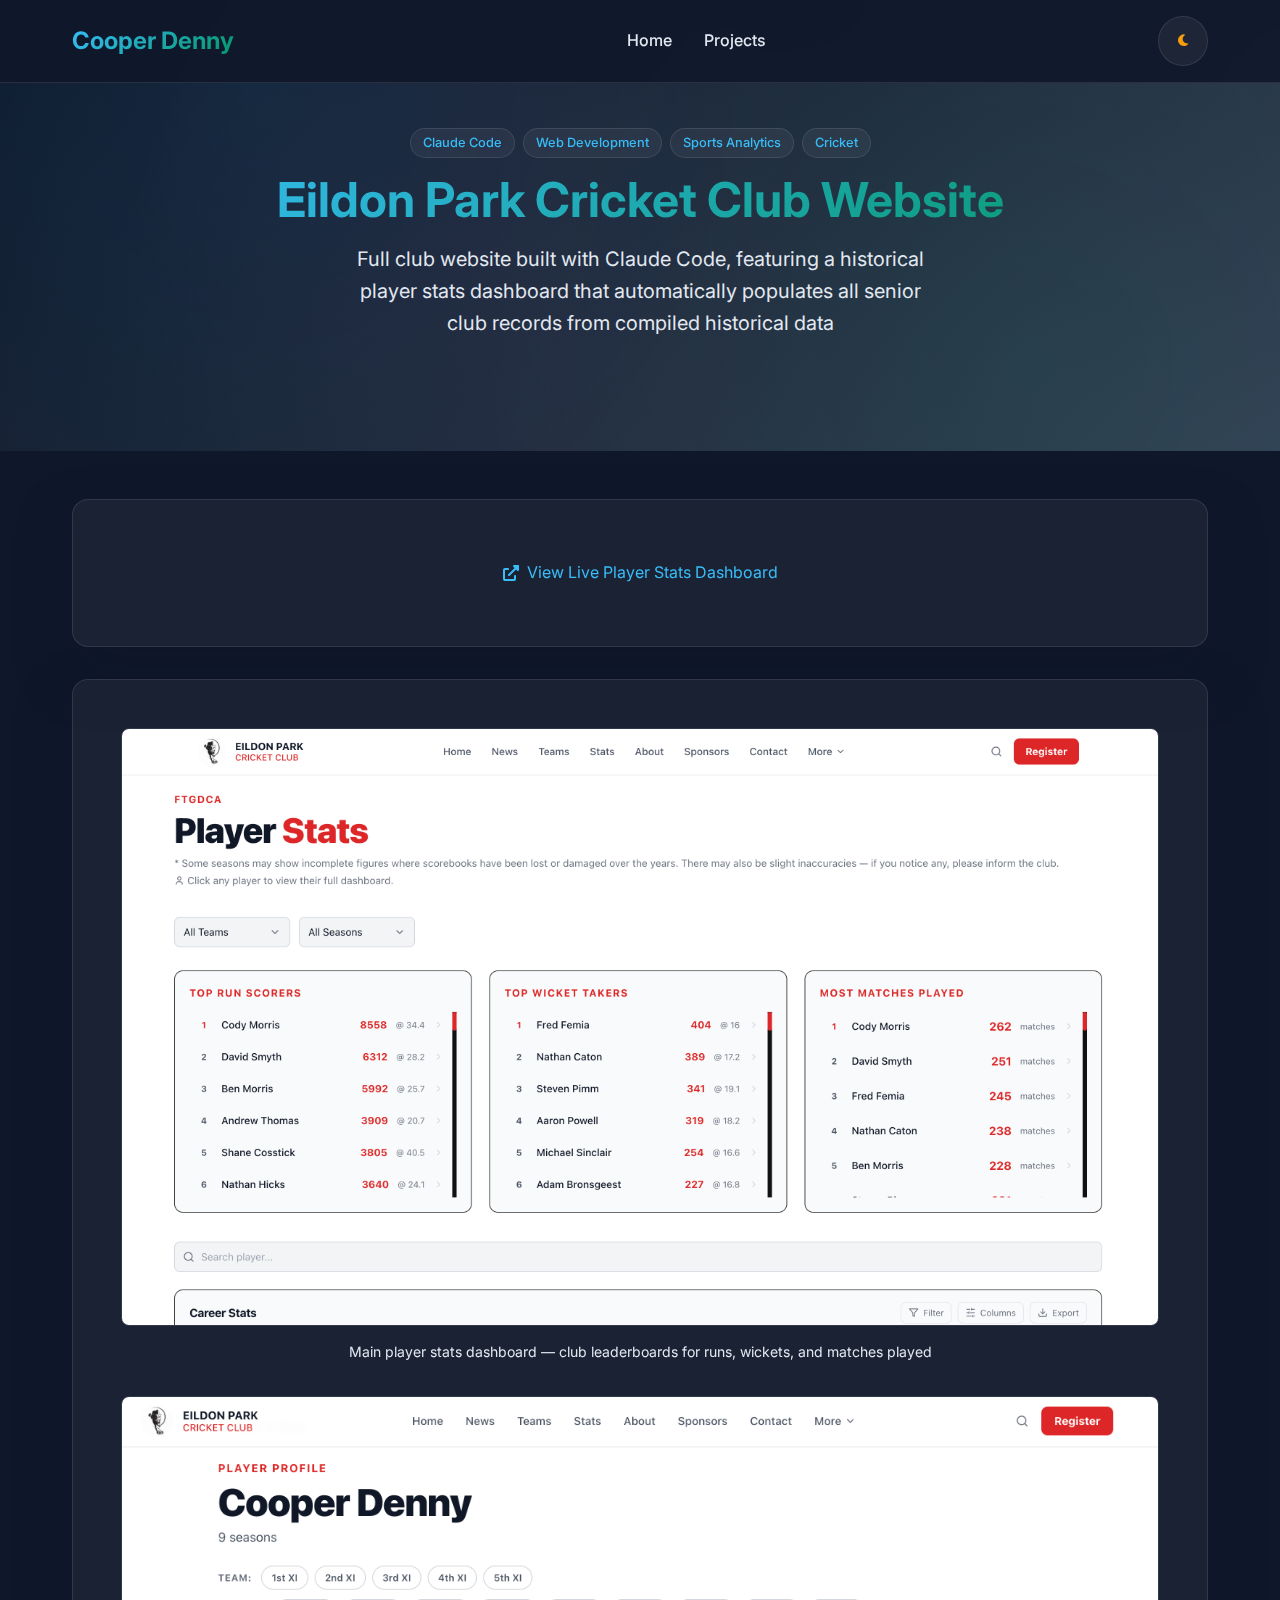
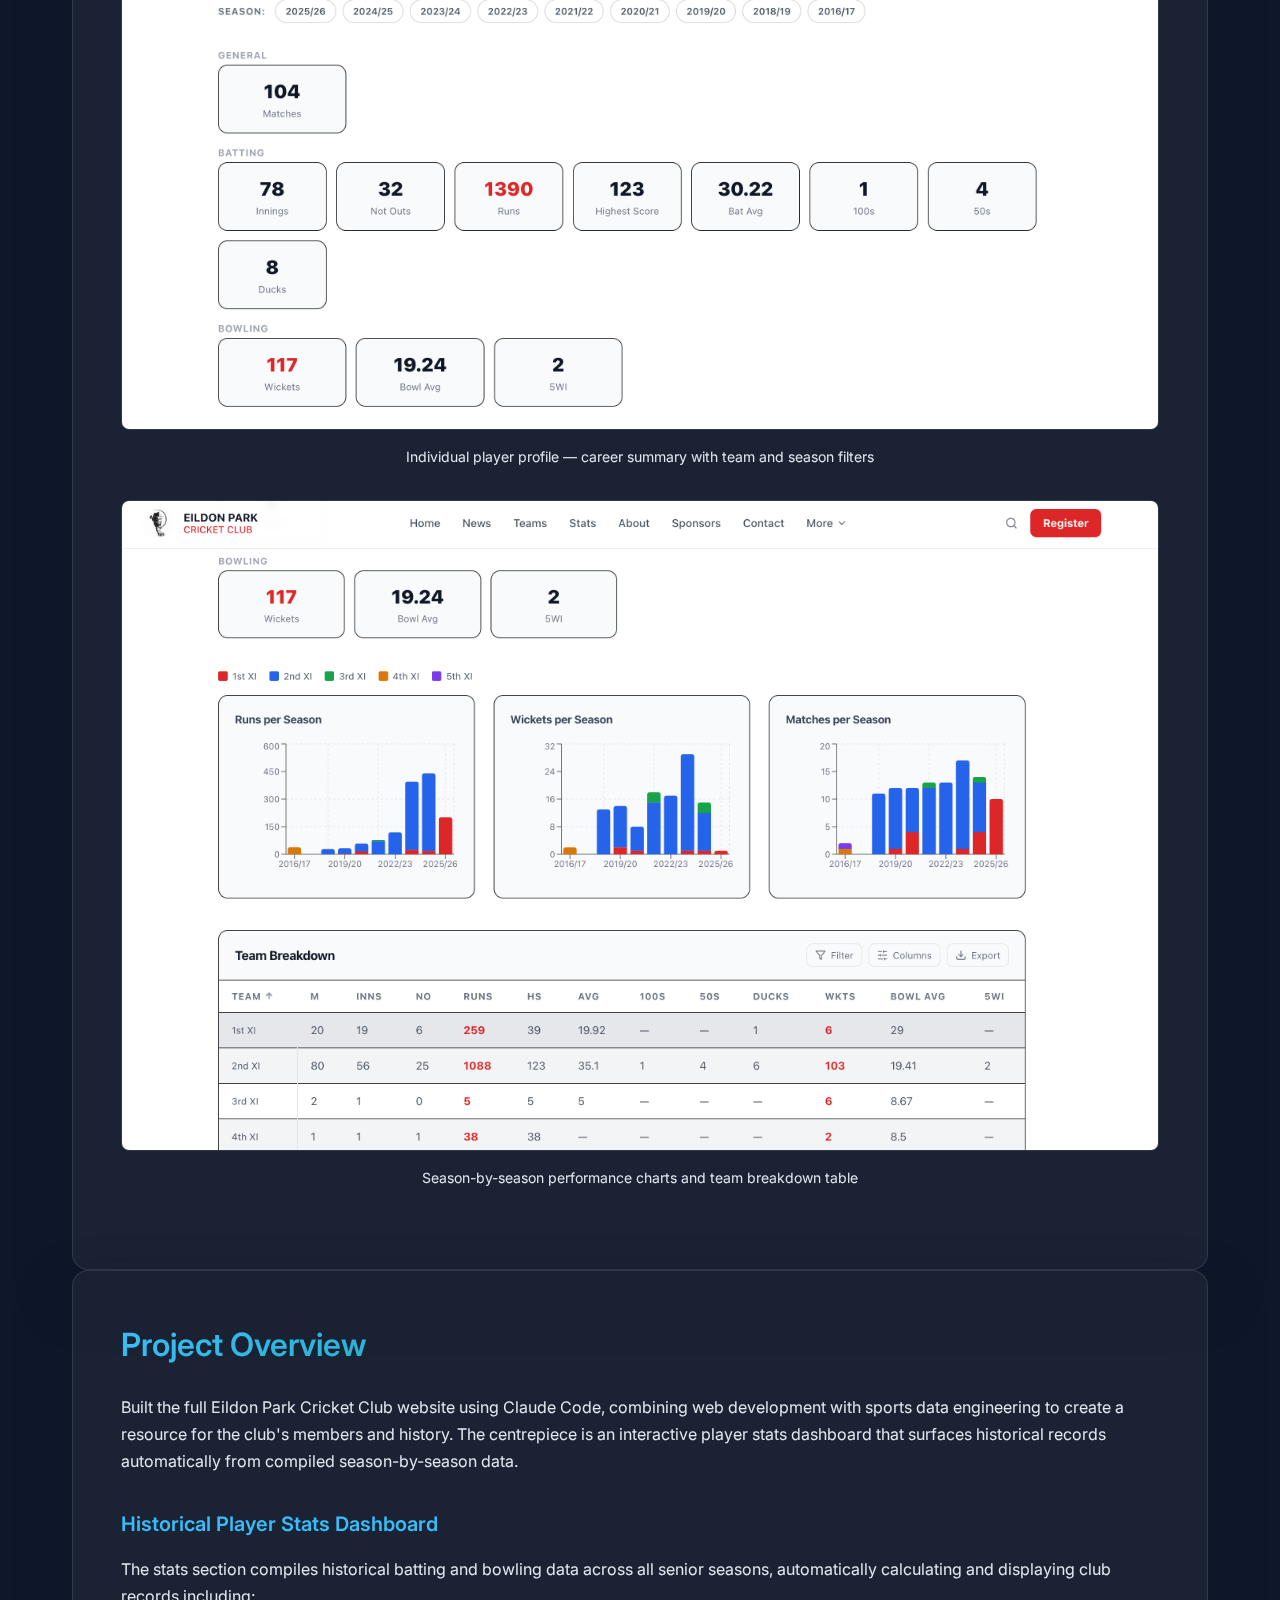
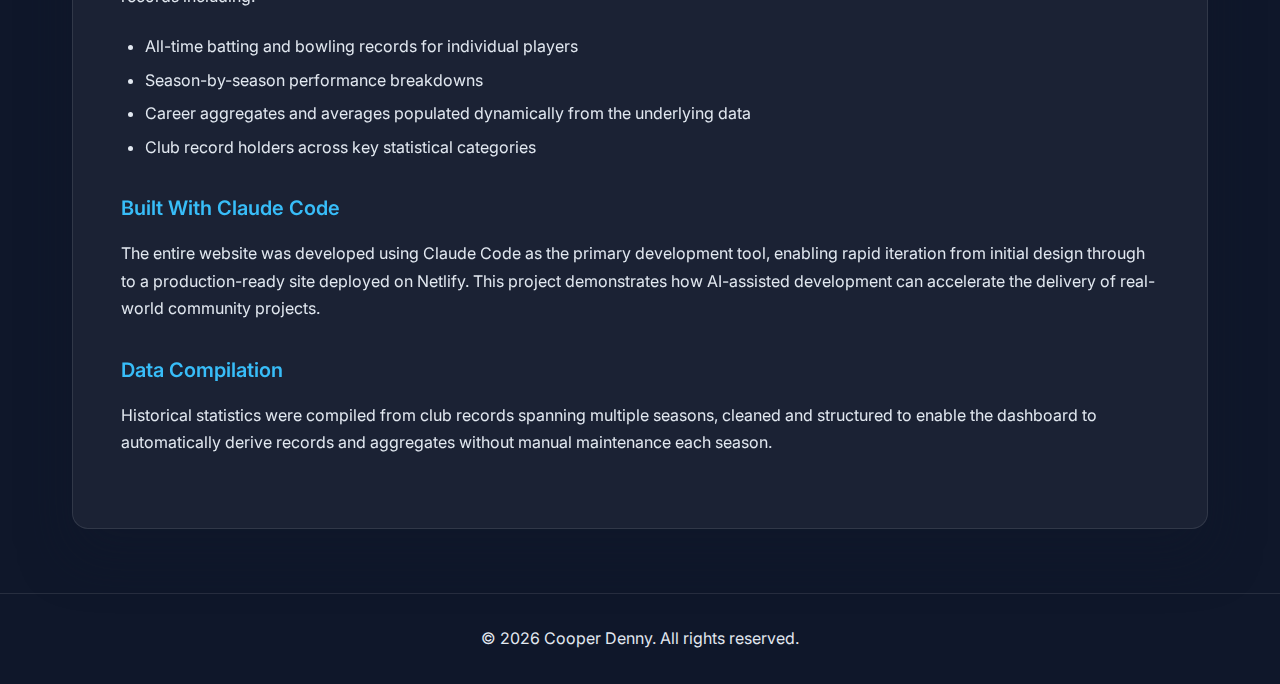
<file: projects/eildon-park-cricket-club/index.html>
<!DOCTYPE html>
<html lang="en">
<head>
    <meta charset="UTF-8">
    <meta name="viewport" content="width=device-width, initial-scale=1.0">
    <title>Eildon Park Cricket Club Website - Cooper Denny</title>
    <link href="https://fonts.googleapis.com/css2?family=Inter:wght@300;400;500;600;700&display=swap" rel="stylesheet">
    <link rel="stylesheet" href="https://cdnjs.cloudflare.com/ajax/libs/font-awesome/6.0.0/css/all.min.css">
    <link rel="stylesheet" href="../project-styles.css">
</head>
<body>
    <!-- Navigation -->
    <nav class="navbar">
        <div class="nav-container">
            <a href="../../index.html" class="nav-logo">Cooper Denny</a>
            <button class="nav-toggle" aria-label="Toggle navigation">
                <span></span>
                <span></span>
                <span></span>
            </button>
            <ul class="nav-links">
                <li><a href="../../index.html">Home</a></li>
                <li><a href="../index.html#projects">Projects</a></li>
            </ul>
            <div class="nav-controls">
                <button class="theme-toggle" aria-label="Toggle dark/light mode">
                    <i class="fas fa-sun"></i>
                    <i class="fas fa-moon"></i>
                </button>
            </div>
        </div>
    </nav>

    <!-- Project Header -->
    <header class="project-header">
        <div class="container">
            <div class="project-tags" style="margin-bottom: 1rem; justify-content: center;">
                <span class="tag">Claude Code</span>
                <span class="tag">Web Development</span>
                <span class="tag">Sports Analytics</span>
                <span class="tag">Cricket</span>
            </div>
            <h1>Eildon Park Cricket Club Website</h1>
            <p class="project-subtitle">Full club website built with Claude Code, featuring a historical player stats dashboard that automatically populates all senior club records from compiled historical data</p>
        </div>
    </header>

    <!-- Project Content -->
    <section class="project-content with-description" style="padding-top: 3rem;">
        <div class="container">

            <!-- Live site link -->
            <div class="content-section" style="text-align: center; margin-bottom: 2rem;">
                <a href="https://eildonparkcc.netlify.app/stats" target="_blank" rel="noopener noreferrer" class="btn primary" style="display: inline-flex; align-items: center; gap: 0.5rem; padding: 0.75rem 1.5rem; text-decoration: none;">
                    <i class="fas fa-external-link-alt"></i>
                    View Live Player Stats Dashboard
                </a>
            </div>

            <!-- Screenshots -->
            <div class="content-section">
                <figure style="margin: 0 0 2rem;">
                    <img src="player-stats-dashboard.png" alt="Player Stats Dashboard showing top run scorers, wicket takers, and most matches played" style="width: 100%; border-radius: 8px; border: 1px solid var(--border);">
                    <figcaption style="margin-top: 0.5rem; font-size: 0.875rem; color: var(--text-secondary); text-align: center;">Main player stats dashboard — club leaderboards for runs, wickets, and matches played</figcaption>
                </figure>
                <figure style="margin: 0 0 2rem;">
                    <img src="individual-player-stats-1.png" alt="Individual player profile showing career batting and bowling stats" style="width: 100%; border-radius: 8px; border: 1px solid var(--border);">
                    <figcaption style="margin-top: 0.5rem; font-size: 0.875rem; color: var(--text-secondary); text-align: center;">Individual player profile — career summary with team and season filters</figcaption>
                </figure>
                <figure style="margin: 0 0 2rem;">
                    <img src="individual-player-stats-2.png" alt="Individual player profile showing season-by-season charts and team breakdown table" style="width: 100%; border-radius: 8px; border: 1px solid var(--border);">
                    <figcaption style="margin-top: 0.5rem; font-size: 0.875rem; color: var(--text-secondary); text-align: center;">Season-by-season performance charts and team breakdown table</figcaption>
                </figure>
            </div>

            <!-- Project details -->
            <div class="content-section">
                <h2>Project Overview</h2>
                <p>Built the full Eildon Park Cricket Club website using Claude Code, combining web development with sports data engineering to create a resource for the club's members and history. The centrepiece is an interactive player stats dashboard that surfaces historical records automatically from compiled season-by-season data.</p>

                <h3>Historical Player Stats Dashboard</h3>
                <p>The stats section compiles historical batting and bowling data across all senior seasons, automatically calculating and displaying club records including:</p>
                <ul>
                    <li>All-time batting and bowling records for individual players</li>
                    <li>Season-by-season performance breakdowns</li>
                    <li>Career aggregates and averages populated dynamically from the underlying data</li>
                    <li>Club record holders across key statistical categories</li>
                </ul>

                <h3>Built With Claude Code</h3>
                <p>The entire website was developed using Claude Code as the primary development tool, enabling rapid iteration from initial design through to a production-ready site deployed on Netlify. This project demonstrates how AI-assisted development can accelerate the delivery of real-world community projects.</p>

                <h3>Data Compilation</h3>
                <p>Historical statistics were compiled from club records spanning multiple seasons, cleaned and structured to enable the dashboard to automatically derive records and aggregates without manual maintenance each season.</p>
            </div>
        </div>
    </section>

    <!-- Footer -->
    <footer class="footer">
        <div class="container">
            <p>&copy; 2026 Cooper Denny. All rights reserved.</p>
        </div>
    </footer>

    <script>
        const themeToggle = document.querySelector('.theme-toggle');
        const body = document.body;
        const savedTheme = localStorage.getItem('theme') || 'dark';
        body.setAttribute('data-theme', savedTheme);

        themeToggle.addEventListener('click', () => {
            const newTheme = body.getAttribute('data-theme') === 'dark' ? 'light' : 'dark';
            body.setAttribute('data-theme', newTheme);
            localStorage.setItem('theme', newTheme);
        });

        const navToggle = document.querySelector('.nav-toggle');
        const navLinks = document.querySelector('.nav-links');
        navToggle.addEventListener('click', () => {
            navLinks.classList.toggle('active');
            navToggle.classList.toggle('active');
        });

        let lastScrollY = window.scrollY;
        window.addEventListener('scroll', () => {
            const navbar = document.querySelector('.navbar');
            const currentScrollY = window.scrollY;
            navbar.classList.toggle('scrolled', currentScrollY > 100);
            navbar.style.transform = (currentScrollY > lastScrollY && currentScrollY > 100) ? 'translateY(-100%)' : 'translateY(0)';
            lastScrollY = currentScrollY;
        });
    </script>
</body>
</html>
</file>
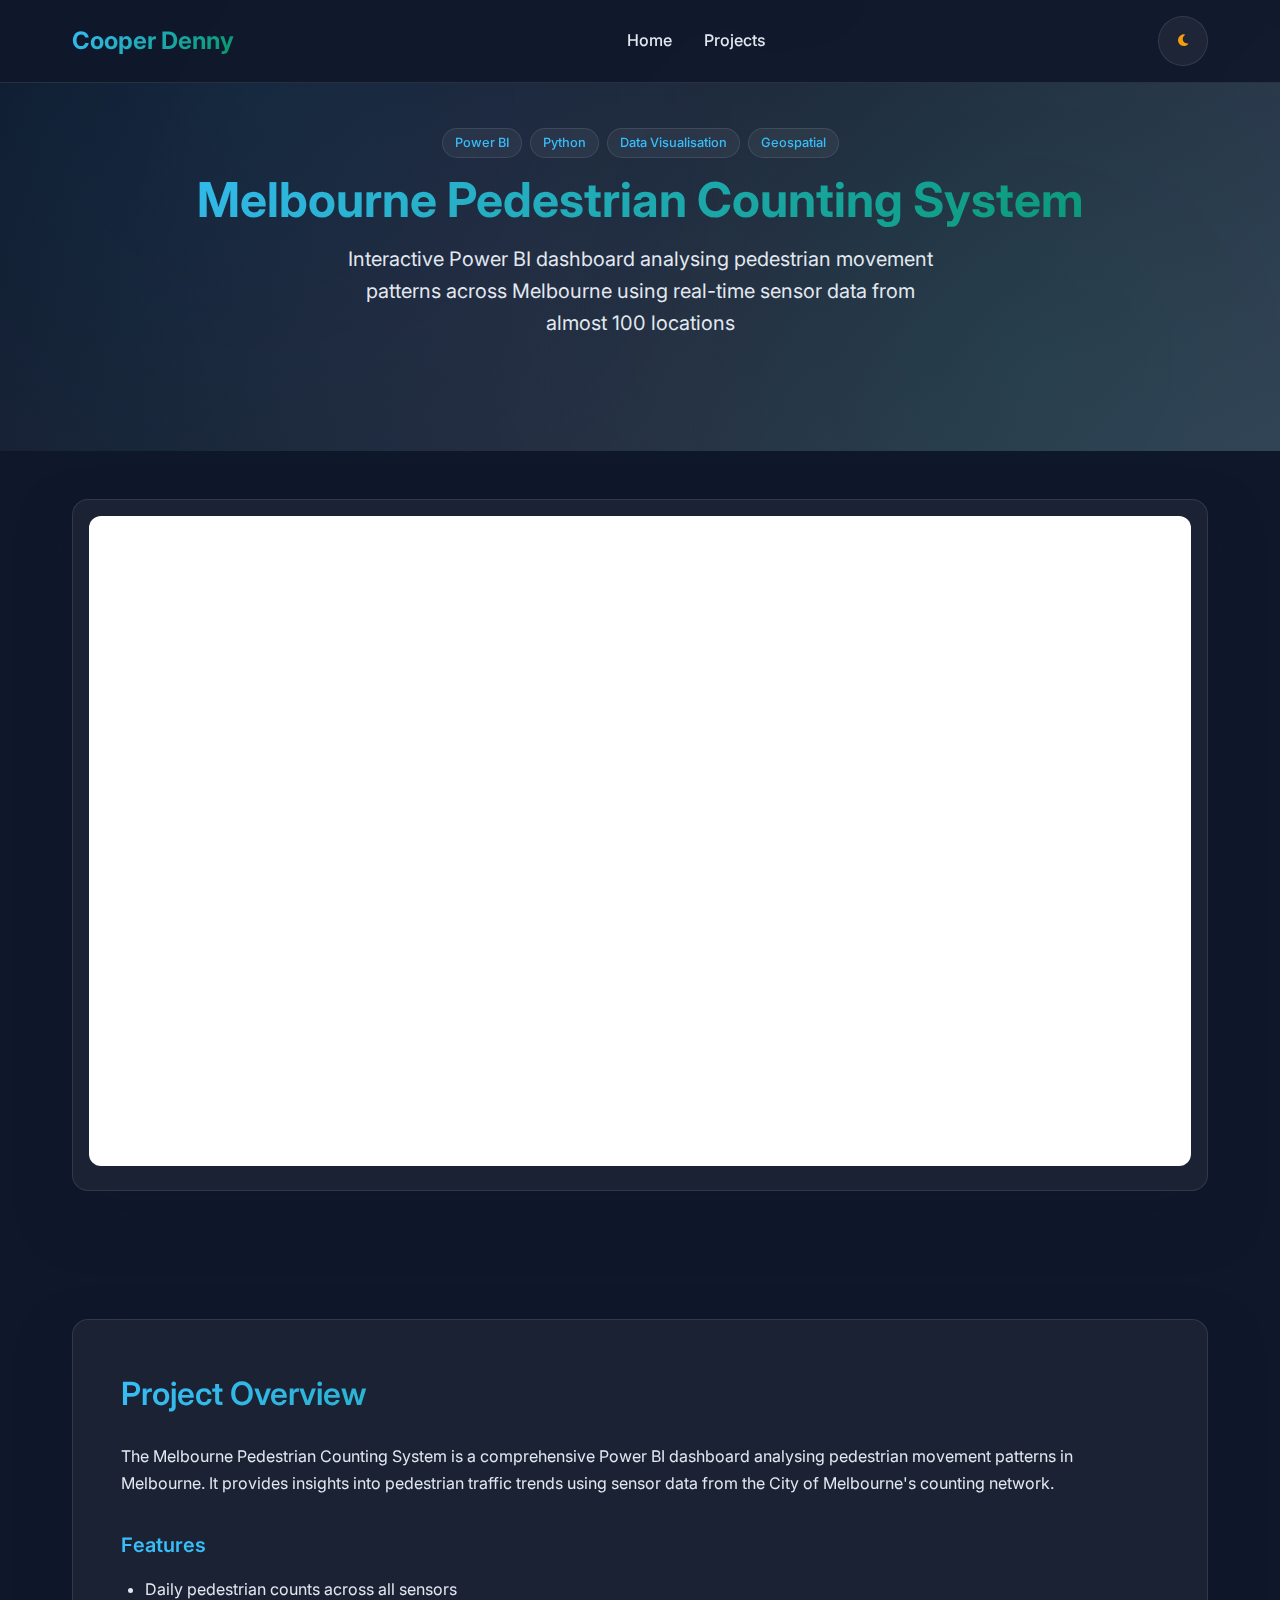
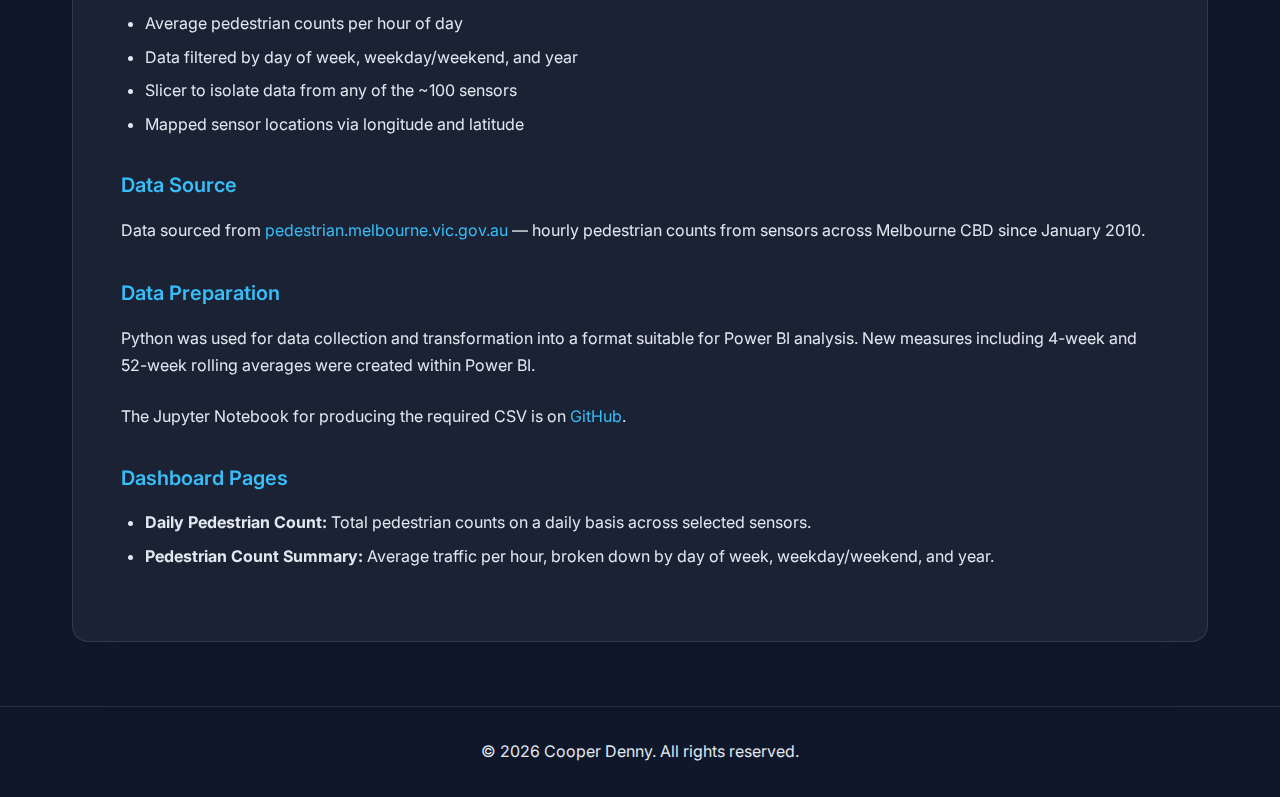
<file: projects/melbourne-pedestrian-counting/index.html>
<!DOCTYPE html>
<html lang="en">
<head>
    <meta charset="UTF-8">
    <meta name="viewport" content="width=device-width, initial-scale=1.0">
    <title>Melbourne Pedestrian Counting System - Cooper Denny</title>
    <link href="https://fonts.googleapis.com/css2?family=Inter:wght@300;400;500;600;700&display=swap" rel="stylesheet">
    <link rel="stylesheet" href="https://cdnjs.cloudflare.com/ajax/libs/font-awesome/6.0.0/css/all.min.css">
    <link rel="stylesheet" href="../project-styles.css">
</head>
<body>
    <!-- Navigation -->
    <nav class="navbar">
        <div class="nav-container">
            <a href="../../index.html" class="nav-logo">Cooper Denny</a>
            <button class="nav-toggle" aria-label="Toggle navigation">
                <span></span>
                <span></span>
                <span></span>
            </button>
            <ul class="nav-links">
                <li><a href="../../index.html">Home</a></li>
                <li><a href="../../index.html#projects">Projects</a></li>
            </ul>
            <div class="nav-controls">
                <button class="theme-toggle" aria-label="Toggle dark/light mode">
                    <i class="fas fa-sun"></i>
                    <i class="fas fa-moon"></i>
                </button>
            </div>
        </div>
    </nav>

    <!-- Project Header -->
    <header class="project-header">
        <div class="container">
            <div class="project-tags" style="margin-bottom: 1rem; justify-content: center;">
                <span class="tag">Power BI</span>
                <span class="tag">Python</span>
                <span class="tag">Data Visualisation</span>
                <span class="tag">Geospatial</span>
            </div>
            <h1>Melbourne Pedestrian Counting System</h1>
            <p class="project-subtitle">Interactive Power BI dashboard analysing pedestrian movement patterns across Melbourne using real-time sensor data from almost 100 locations</p>
        </div>
    </header>

    <!-- Project Content -->
    <section class="project-content with-description" style="padding-top: 3rem;">
        <div class="container">

            <!-- Dashboard embed -->
            <div class="dashboard-section with-description">
                <div class="iframe-container fixed-height">
                    <iframe title="Pedestrian Analysis" width="600" height="373.5"
                        src="https://app.powerbi.com/view?r=eyJrIjoiMTdlMDVjYTItODBmMC00ZWQxLWFhNmItYzQ3NzMxYzlmNzJmIiwidCI6ImI2YTFjNzYxLWMxN2YtNDg5OC04MGM5LTQ4YzNhZDg5MTE0ZSJ9&pageName=61de34a7e603f2eee3b6"
                        frameborder="0" allowFullScreen="true"></iframe>
                </div>
            </div>

            <!-- Project details -->
            <div class="content-section">
                <h2>Project Overview</h2>
                <p>The Melbourne Pedestrian Counting System is a comprehensive Power BI dashboard analysing pedestrian movement patterns in Melbourne. It provides insights into pedestrian traffic trends using sensor data from the City of Melbourne's counting network.</p>

                <h3>Features</h3>
                <ul>
                    <li>Daily pedestrian counts across all sensors</li>
                    <li>Average pedestrian counts per hour of day</li>
                    <li>Data filtered by day of week, weekday/weekend, and year</li>
                    <li>Slicer to isolate data from any of the ~100 sensors</li>
                    <li>Mapped sensor locations via longitude and latitude</li>
                </ul>

                <h3>Data Source</h3>
                <p>Data sourced from <a href="https://pedestrian.melbourne.vic.gov.au">pedestrian.melbourne.vic.gov.au</a> — hourly pedestrian counts from sensors across Melbourne CBD since January 2010.</p>

                <h3>Data Preparation</h3>
                <p>Python was used for data collection and transformation into a format suitable for Power BI analysis. New measures including 4-week and 52-week rolling averages were created within Power BI.</p>
                <p>The Jupyter Notebook for producing the required CSV is on <a href="https://github.com/CooperDenny/MelbournePedestrianCountingSystem">GitHub</a>.</p>

                <h3>Dashboard Pages</h3>
                <ul>
                    <li><strong>Daily Pedestrian Count:</strong> Total pedestrian counts on a daily basis across selected sensors.</li>
                    <li><strong>Pedestrian Count Summary:</strong> Average traffic per hour, broken down by day of week, weekday/weekend, and year.</li>
                </ul>
            </div>
        </div>
    </section>

    <!-- Footer -->
    <footer class="footer">
        <div class="container">
            <p>&copy; 2026 Cooper Denny. All rights reserved.</p>
        </div>
    </footer>

    <script>
        const themeToggle = document.querySelector('.theme-toggle');
        const body = document.body;
        const savedTheme = localStorage.getItem('theme') || 'dark';
        body.setAttribute('data-theme', savedTheme);

        themeToggle.addEventListener('click', () => {
            const newTheme = body.getAttribute('data-theme') === 'dark' ? 'light' : 'dark';
            body.setAttribute('data-theme', newTheme);
            localStorage.setItem('theme', newTheme);
        });

        const navToggle = document.querySelector('.nav-toggle');
        const navLinks = document.querySelector('.nav-links');
        navToggle.addEventListener('click', () => {
            navLinks.classList.toggle('active');
            navToggle.classList.toggle('active');
        });

        let lastScrollY = window.scrollY;
        window.addEventListener('scroll', () => {
            const navbar = document.querySelector('.navbar');
            const currentScrollY = window.scrollY;
            navbar.classList.toggle('scrolled', currentScrollY > 100);
            navbar.style.transform = (currentScrollY > lastScrollY && currentScrollY > 100) ? 'translateY(-100%)' : 'translateY(0)';
            lastScrollY = currentScrollY;
        });
    </script>
</body>
</html>
</file>
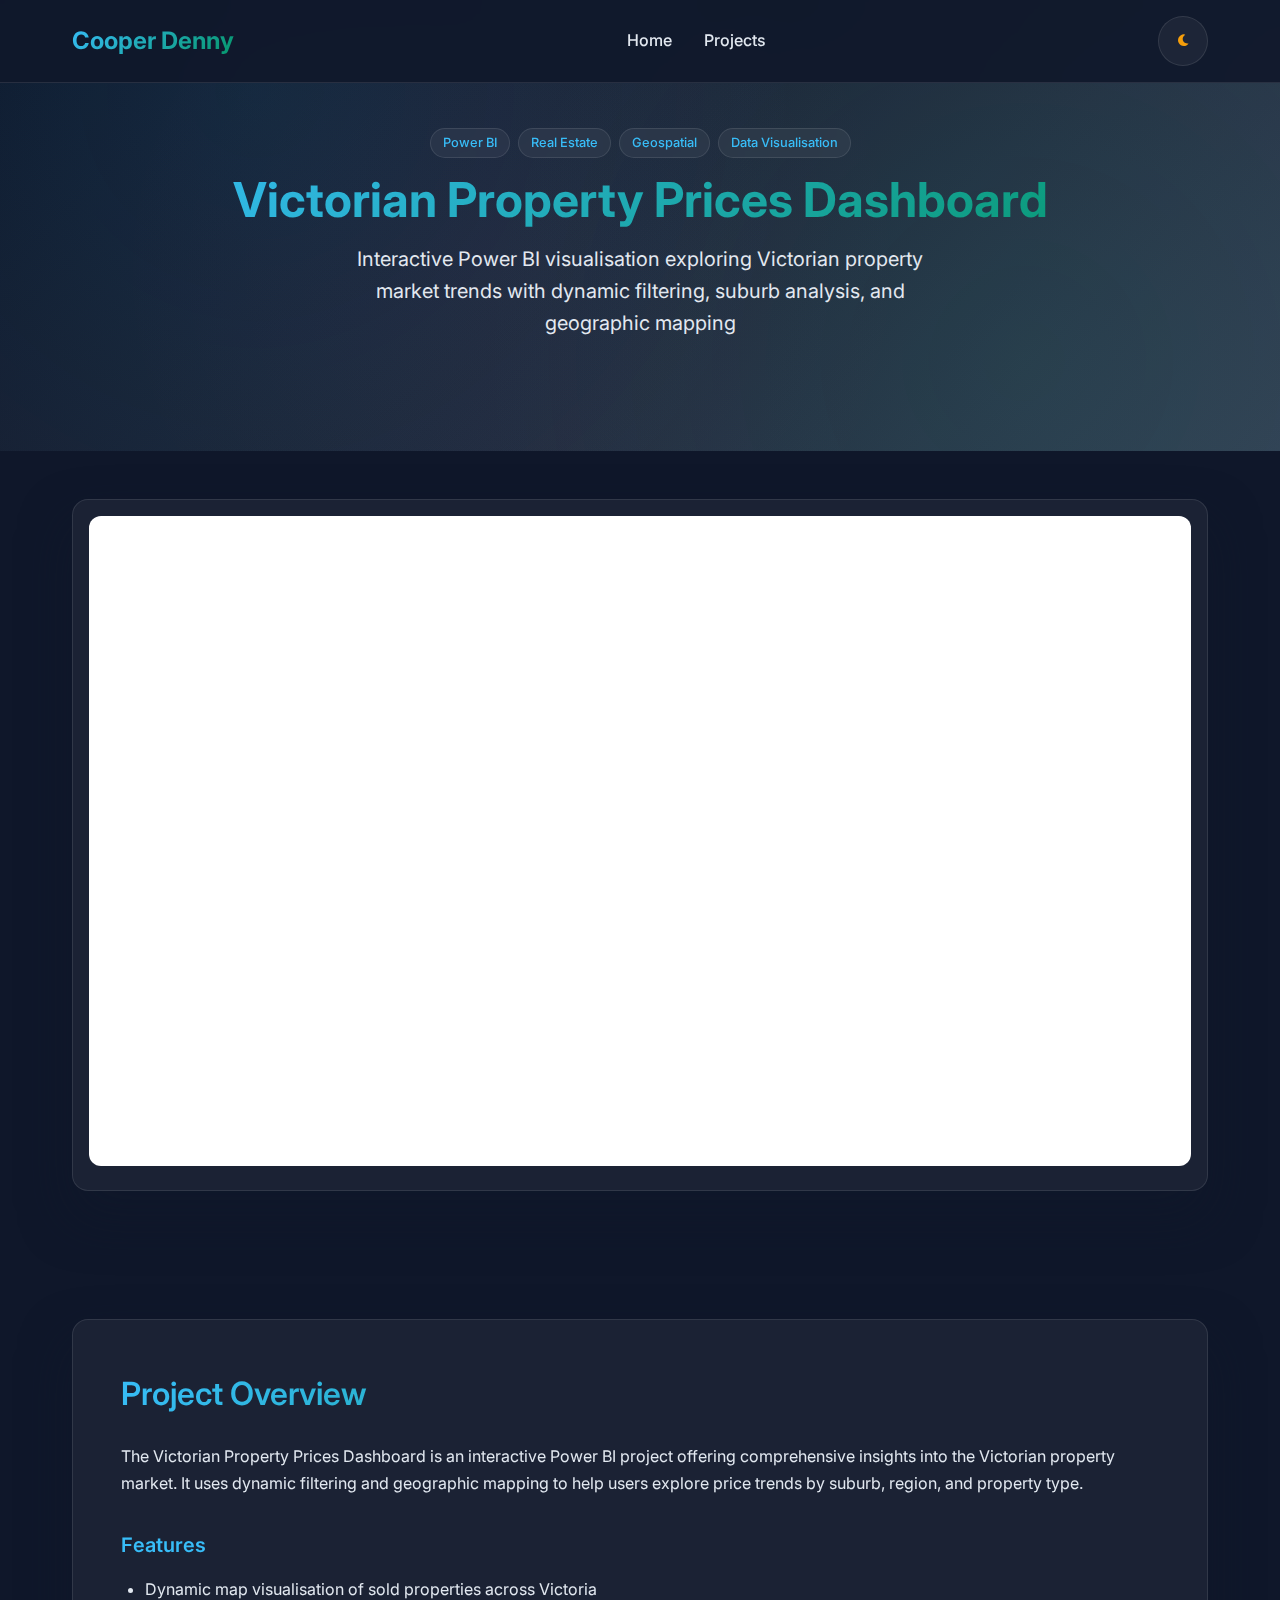
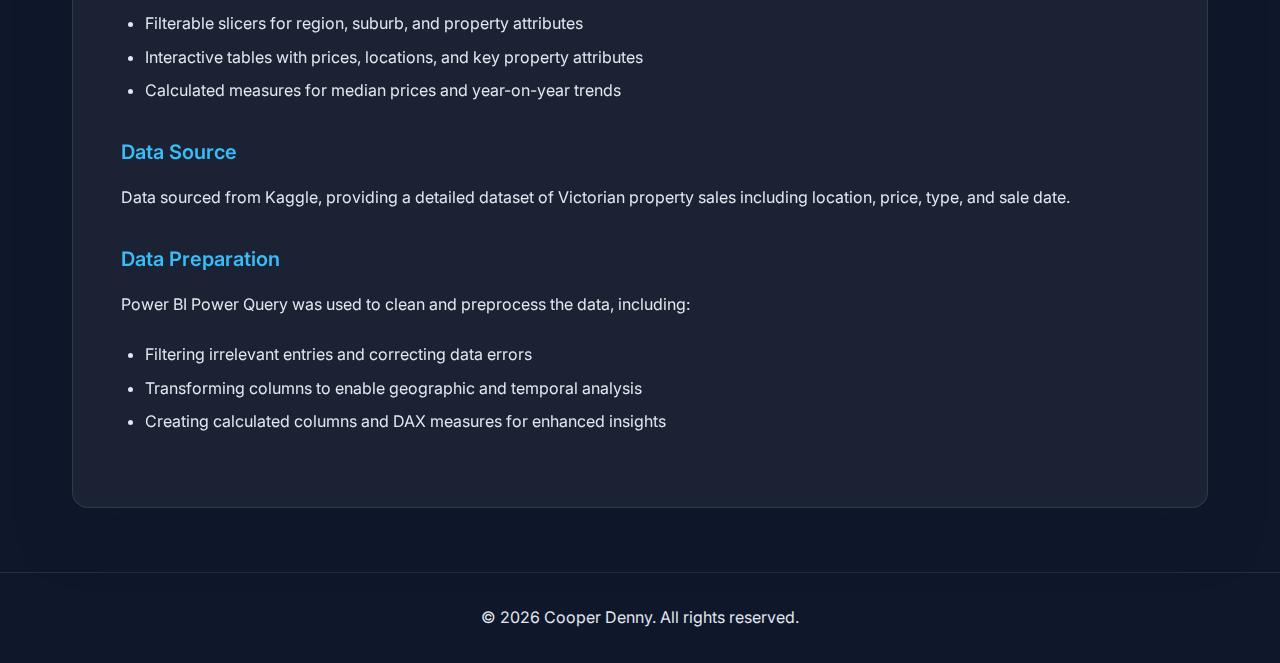
<file: projects/victorian-property-prices-dashboard/index.html>
<!DOCTYPE html>
<html lang="en">
<head>
    <meta charset="UTF-8">
    <meta name="viewport" content="width=device-width, initial-scale=1.0">
    <title>Victorian Property Prices Dashboard - Cooper Denny</title>
    <link href="https://fonts.googleapis.com/css2?family=Inter:wght@300;400;500;600;700&display=swap" rel="stylesheet">
    <link rel="stylesheet" href="https://cdnjs.cloudflare.com/ajax/libs/font-awesome/6.0.0/css/all.min.css">
    <link rel="stylesheet" href="../project-styles.css">
</head>
<body>
    <!-- Navigation -->
    <nav class="navbar">
        <div class="nav-container">
            <a href="../../index.html" class="nav-logo">Cooper Denny</a>
            <button class="nav-toggle" aria-label="Toggle navigation">
                <span></span>
                <span></span>
                <span></span>
            </button>
            <ul class="nav-links">
                <li><a href="../../index.html">Home</a></li>
                <li><a href="../index.html#projects">Projects</a></li>
            </ul>
            <div class="nav-controls">
                <button class="theme-toggle" aria-label="Toggle dark/light mode">
                    <i class="fas fa-sun"></i>
                    <i class="fas fa-moon"></i>
                </button>
            </div>
        </div>
    </nav>

    <!-- Project Header -->
    <header class="project-header">
        <div class="container">
            <div class="project-tags" style="margin-bottom: 1rem; justify-content: center;">
                <span class="tag">Power BI</span>
                <span class="tag">Real Estate</span>
                <span class="tag">Geospatial</span>
                <span class="tag">Data Visualisation</span>
            </div>
            <h1>Victorian Property Prices Dashboard</h1>
            <p class="project-subtitle">Interactive Power BI visualisation exploring Victorian property market trends with dynamic filtering, suburb analysis, and geographic mapping</p>
        </div>
    </header>

    <!-- Project Content -->
    <section class="project-content with-description" style="padding-top: 3rem;">
        <div class="container">

            <!-- Dashboard embed -->
            <div class="dashboard-section with-description">
                <div class="iframe-container fixed-height">
                    <iframe title="Victorian Property Prices Analysis"
                        src="https://app.powerbi.com/view?r=eyJrIjoiMmM1YmQwNzMtMzkwOS00NWYxLWJlZDItZTAzOWZiMTQ0MmFkIiwidCI6ImI2YTFjNzYxLWMxN2YtNDg5OC04MGM5LTQ4YzNhZDg5MTE0ZSJ9"
                        allowfullscreen="true"></iframe>
                </div>
            </div>

            <!-- Project details -->
            <div class="content-section">
                <h2>Project Overview</h2>
                <p>The Victorian Property Prices Dashboard is an interactive Power BI project offering comprehensive insights into the Victorian property market. It uses dynamic filtering and geographic mapping to help users explore price trends by suburb, region, and property type.</p>

                <h3>Features</h3>
                <ul>
                    <li>Dynamic map visualisation of sold properties across Victoria</li>
                    <li>Filterable slicers for region, suburb, and property attributes</li>
                    <li>Interactive tables with prices, locations, and key property attributes</li>
                    <li>Calculated measures for median prices and year-on-year trends</li>
                </ul>

                <h3>Data Source</h3>
                <p>Data sourced from Kaggle, providing a detailed dataset of Victorian property sales including location, price, type, and sale date.</p>

                <h3>Data Preparation</h3>
                <p>Power BI Power Query was used to clean and preprocess the data, including:</p>
                <ul>
                    <li>Filtering irrelevant entries and correcting data errors</li>
                    <li>Transforming columns to enable geographic and temporal analysis</li>
                    <li>Creating calculated columns and DAX measures for enhanced insights</li>
                </ul>
            </div>
        </div>
    </section>

    <!-- Footer -->
    <footer class="footer">
        <div class="container">
            <p>&copy; 2026 Cooper Denny. All rights reserved.</p>
        </div>
    </footer>

    <script>
        const themeToggle = document.querySelector('.theme-toggle');
        const body = document.body;
        const savedTheme = localStorage.getItem('theme') || 'dark';
        body.setAttribute('data-theme', savedTheme);

        themeToggle.addEventListener('click', () => {
            const newTheme = body.getAttribute('data-theme') === 'dark' ? 'light' : 'dark';
            body.setAttribute('data-theme', newTheme);
            localStorage.setItem('theme', newTheme);
        });

        const navToggle = document.querySelector('.nav-toggle');
        const navLinks = document.querySelector('.nav-links');
        navToggle.addEventListener('click', () => {
            navLinks.classList.toggle('active');
            navToggle.classList.toggle('active');
        });

        let lastScrollY = window.scrollY;
        window.addEventListener('scroll', () => {
            const navbar = document.querySelector('.navbar');
            const currentScrollY = window.scrollY;
            navbar.classList.toggle('scrolled', currentScrollY > 100);
            navbar.style.transform = (currentScrollY > lastScrollY && currentScrollY > 100) ? 'translateY(-100%)' : 'translateY(0)';
            lastScrollY = currentScrollY;
        });
    </script>
</body>
</html>
</file>
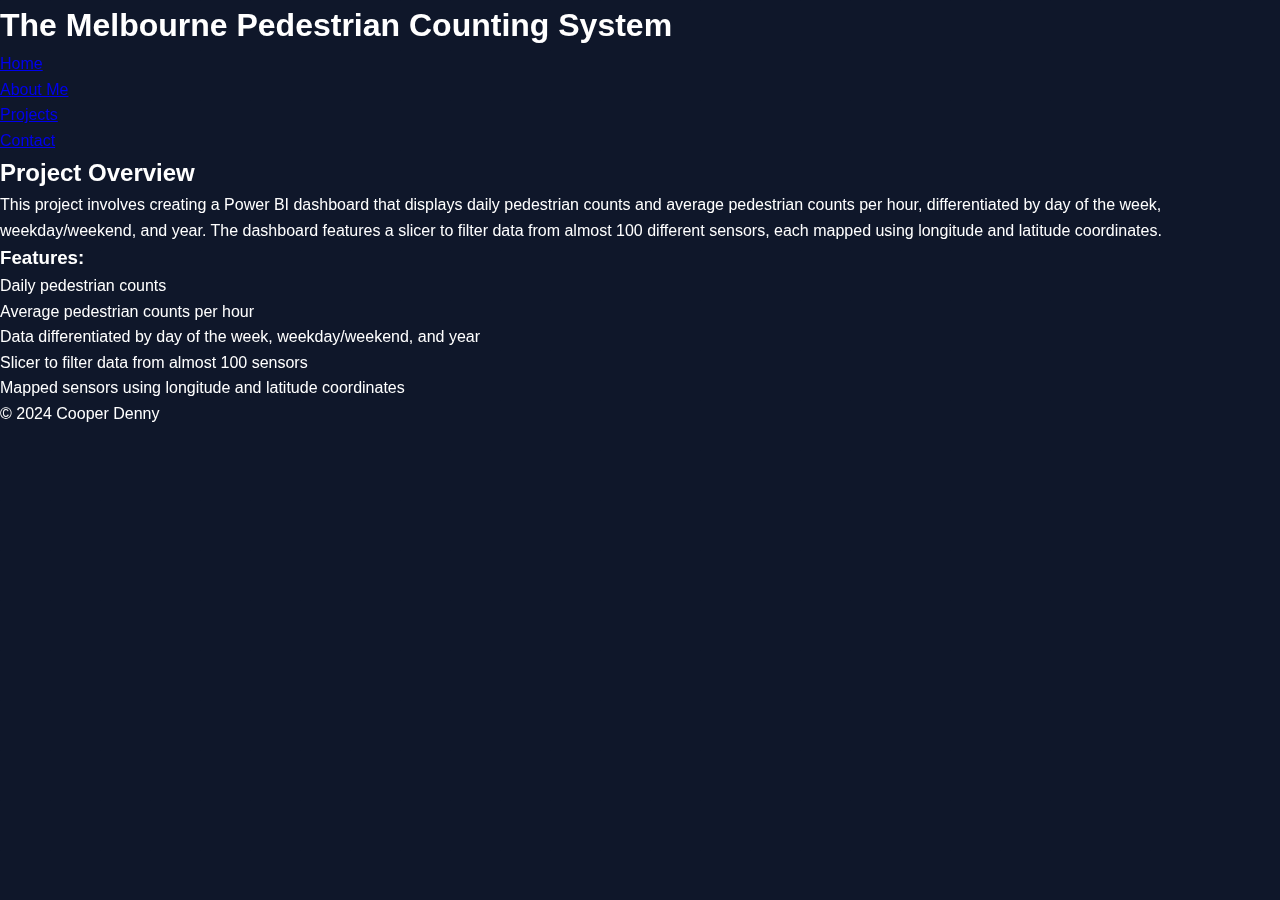
<file: melbourne-pedestrian-counting.html>
<!DOCTYPE html>
<html lang="en">
<head>
    <meta charset="UTF-8">
    <meta name="viewport" content="width=device-width, initial-scale=1.0">
    <title>The Melbourne Pedestrian Counting System</title>
    <link rel="stylesheet" href="../styles.css">
</head>
<body>
    <header>
        <h1>The Melbourne Pedestrian Counting System</h1>
    </header>
    <nav>
        <ul>
            <li><a href="../index.html">Home</a></li>
            <li><a href="../index.html#about">About Me</a></li>
            <li><a href="../index.html#projects">Projects</a></li>
            <li><a href="../index.html#contact">Contact</a></li>
        </ul>
    </nav>
    <section>
        <h2>Project Overview</h2>
        <p>This project involves creating a Power BI dashboard that displays daily pedestrian counts and average pedestrian counts per hour, differentiated by day of the week, weekday/weekend, and year. The dashboard features a slicer to filter data from almost 100 different sensors, each mapped using longitude and latitude coordinates.</p>
        <h3>Features:</h3>
        <ul>
            <li>Daily pedestrian counts</li>
            <li>Average pedestrian counts per hour</li>
            <li>Data differentiated by day of the week, weekday/weekend, and year</li>
            <li>Slicer to filter data from almost 100 sensors</li>
            <li>Mapped sensors using longitude and latitude coordinates</li>
        </ul>
    </section>
    <footer>
        <p>&copy; 2024 Cooper Denny</p>
    </footer>
</body>
</html>
</file>
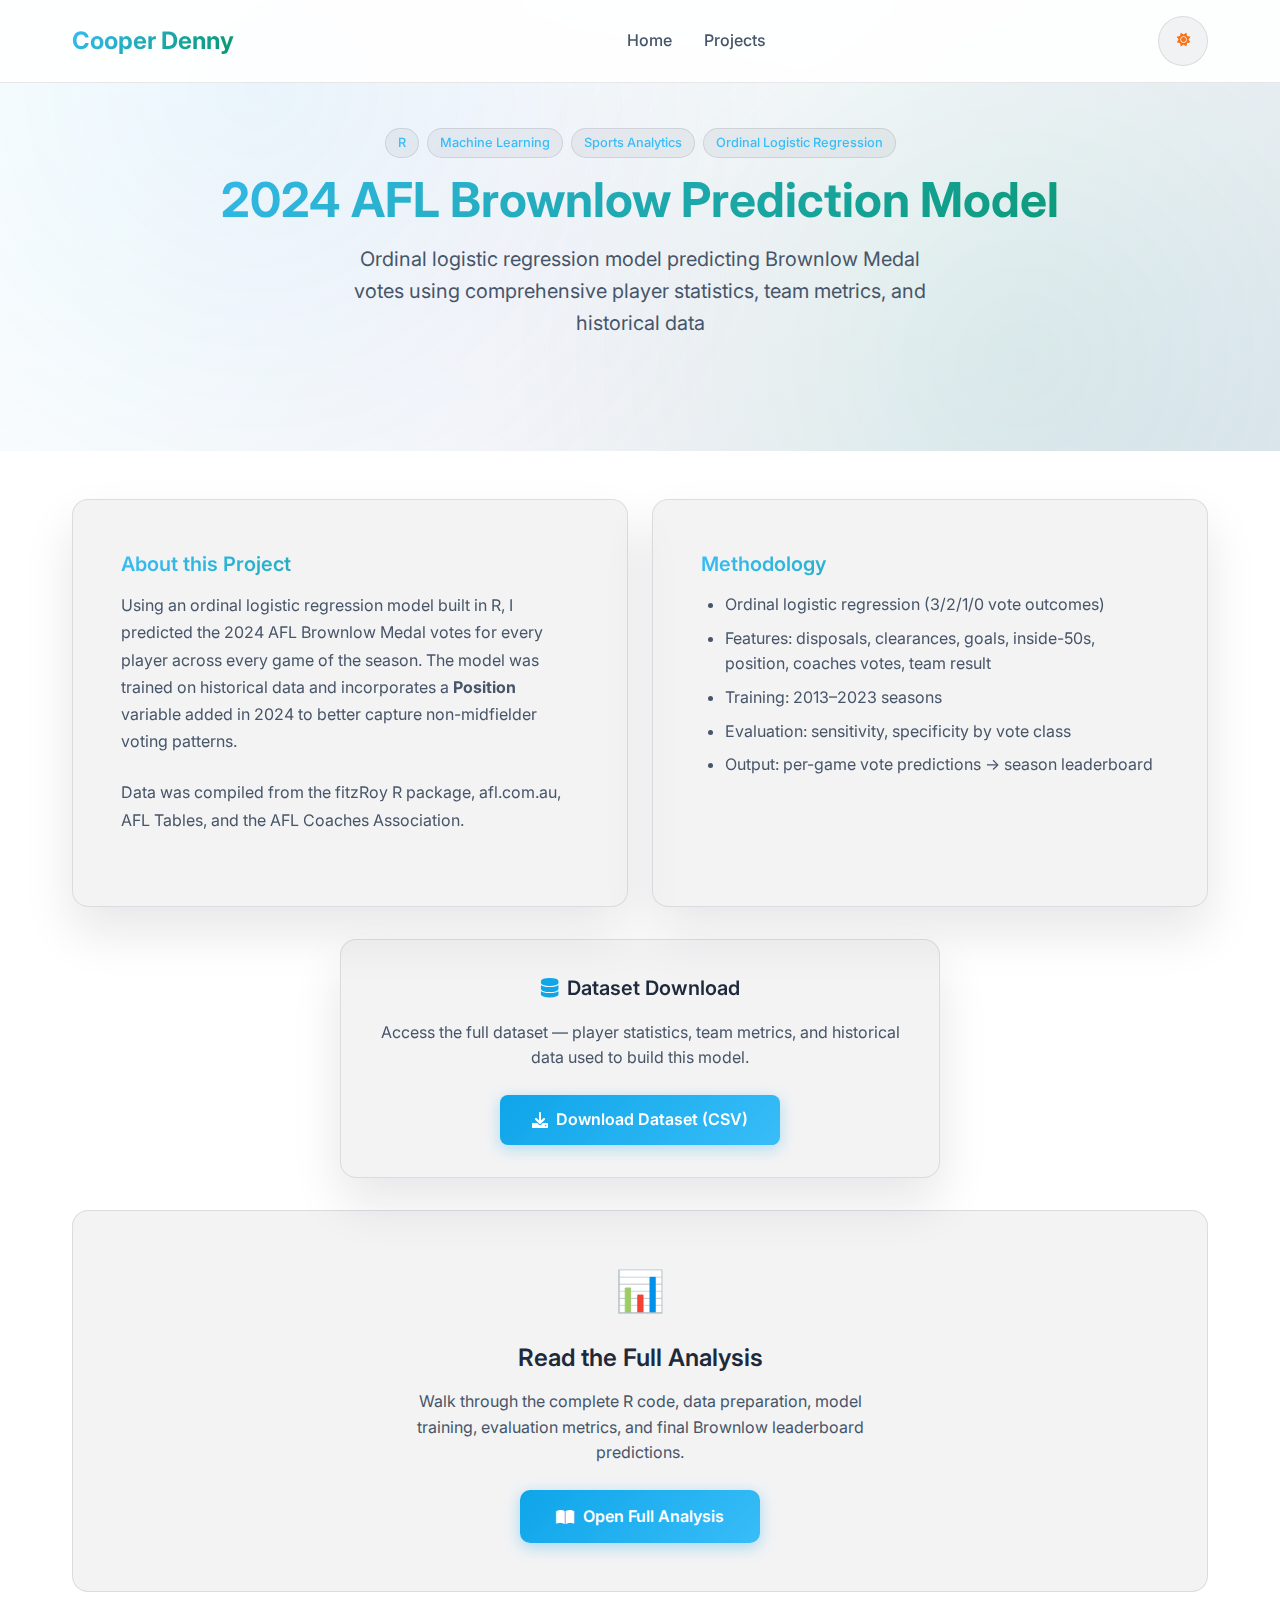
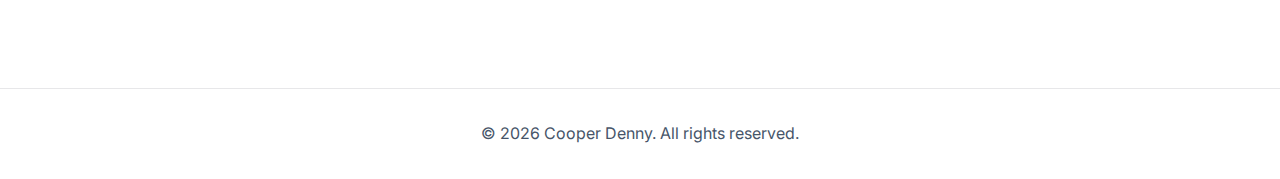
<file: projects/afl-brownlow-predictor-2024.html>
<!DOCTYPE html>
<html lang="en">
<head>
    <meta charset="UTF-8">
    <meta name="viewport" content="width=device-width, initial-scale=1.0">
    <title>2024 AFL Brownlow Prediction Model - Cooper Denny</title>
    <link href="https://fonts.googleapis.com/css2?family=Inter:wght@300;400;500;600;700&display=swap" rel="stylesheet">
    <link rel="stylesheet" href="https://cdnjs.cloudflare.com/ajax/libs/font-awesome/6.0.0/css/all.min.css">
    <link rel="stylesheet" href="project-styles.css">
</head>
<body>
    <!-- Navigation -->
    <nav class="navbar">
        <div class="nav-container">
            <a href="../index.html" class="nav-logo">Cooper Denny</a>
            <button class="nav-toggle" aria-label="Toggle navigation">
                <span></span>
                <span></span>
                <span></span>
            </button>
            <ul class="nav-links">
                <li><a href="../index.html">Home</a></li>
                <li><a href="../index.html#projects">Projects</a></li>
            </ul>
            <div class="nav-controls">
                <button class="theme-toggle" aria-label="Toggle dark/light mode">
                    <i class="fas fa-sun"></i>
                    <i class="fas fa-moon"></i>
                </button>
            </div>
        </div>
    </nav>

    <!-- Project Header -->
    <header class="project-header">
        <div class="container">
            <div class="project-tags" style="margin-bottom: 1rem; display: flex; gap: 0.5rem; justify-content: center; flex-wrap: wrap;">
                <span class="tag">R</span>
                <span class="tag">Machine Learning</span>
                <span class="tag">Sports Analytics</span>
                <span class="tag">Ordinal Logistic Regression</span>
            </div>
            <h1>2024 AFL Brownlow Prediction Model</h1>
            <p class="project-subtitle">Ordinal logistic regression model predicting Brownlow Medal votes using comprehensive player statistics, team metrics, and historical data</p>
        </div>
    </header>

    <!-- Project Overview -->
    <section class="project-content with-description" style="padding-top: 3rem;">
        <div class="container">
            <div style="display: grid; grid-template-columns: 1fr 1fr; gap: 1.5rem; margin-bottom: 2rem;">
                <div class="content-section" style="margin: 0;">
                    <h2 style="font-size: 1.25rem; margin-bottom: 0.75rem;">About this Project</h2>
                    <p>Using an ordinal logistic regression model built in R, I predicted the 2024 AFL Brownlow Medal votes for every player across every game of the season. The model was trained on historical data and incorporates a <strong>Position</strong> variable added in 2024 to better capture non-midfielder voting patterns.</p>
                    <p>Data was compiled from the fitzRoy R package, afl.com.au, AFL Tables, and the AFL Coaches Association.</p>
                </div>
                <div class="content-section" style="margin: 0;">
                    <h2 style="font-size: 1.25rem; margin-bottom: 0.75rem;">Methodology</h2>
                    <ul>
                        <li>Ordinal logistic regression (3/2/1/0 vote outcomes)</li>
                        <li>Features: disposals, clearances, goals, inside-50s, position, coaches votes, team result</li>
                        <li>Training: 2013–2023 seasons</li>
                        <li>Evaluation: sensitivity, specificity by vote class</li>
                        <li>Output: per-game vote predictions → season leaderboard</li>
                    </ul>
                </div>
            </div>

            <!-- Dataset Download -->
            <div class="download-card-header" style="margin-bottom: 2rem;">
                <h3><i class="fas fa-database" style="margin-right: 0.5rem; color: var(--accent);"></i>Dataset Download</h3>
                <p>Access the full dataset — player statistics, team metrics, and historical data used to build this model.</p>
                <a href="brownlow_data_2024.csv" class="btn-download" download>
                    <i class="fas fa-download"></i>
                    Download Dataset (CSV)
                </a>
            </div>

            <!-- Read Full Analysis CTA -->
            <div style="text-align: center; padding: 3rem 2rem; background: var(--bg-card); border: 1px solid var(--border); border-radius: 16px; margin-bottom: 2rem;">
                <div style="font-size: 2.5rem; margin-bottom: 1rem;">📊</div>
                <h2 style="font-size: 1.5rem; font-weight: 600; margin-bottom: 0.75rem; color: var(--text-primary);">Read the Full Analysis</h2>
                <p style="color: var(--text-secondary); max-width: 500px; margin: 0 auto 1.5rem;">
                    Walk through the complete R code, data preparation, model training, evaluation metrics, and final Brownlow leaderboard predictions.
                </p>
                <a href="AFL.Brownlow.Prediction.Model.2024.html" style="
                    display: inline-flex;
                    align-items: center;
                    gap: 0.6rem;
                    background: linear-gradient(135deg, var(--accent), var(--accent-light));
                    color: white;
                    text-decoration: none;
                    padding: 0.875rem 2.25rem;
                    border-radius: 10px;
                    font-weight: 600;
                    font-size: 1rem;
                    box-shadow: 0 4px 15px rgba(14, 165, 233, 0.35);
                    transition: all 0.3s ease;
                " onmouseover="this.style.transform='translateY(-2px)';this.style.boxShadow='0 8px 25px rgba(14,165,233,0.45)'"
                   onmouseout="this.style.transform='translateY(0)';this.style.boxShadow='0 4px 15px rgba(14,165,233,0.35)'">
                    <i class="fas fa-book-open"></i>
                    Open Full Analysis
                </a>
            </div>
        </div>
    </section>

    <!-- Footer -->
    <footer class="footer">
        <div class="container">
            <p>&copy; 2026 Cooper Denny. All rights reserved.</p>
        </div>
    </footer>

    <script>
        const themeToggle = document.querySelector('.theme-toggle');
        const body = document.body;
        const savedTheme = localStorage.getItem('theme') || 'light';
        body.setAttribute('data-theme', savedTheme);

        themeToggle.addEventListener('click', () => {
            const newTheme = body.getAttribute('data-theme') === 'dark' ? 'light' : 'dark';
            body.setAttribute('data-theme', newTheme);
            localStorage.setItem('theme', newTheme);
        });

        const navToggle = document.querySelector('.nav-toggle');
        const navLinks = document.querySelector('.nav-links');
        navToggle.addEventListener('click', () => {
            navLinks.classList.toggle('active');
            navToggle.classList.toggle('active');
        });

        let lastScrollY = window.scrollY;
        window.addEventListener('scroll', () => {
            const navbar = document.querySelector('.navbar');
            const currentScrollY = window.scrollY;
            navbar.classList.toggle('scrolled', currentScrollY > 100);
            navbar.style.transform = (currentScrollY > lastScrollY && currentScrollY > 100) ? 'translateY(-100%)' : 'translateY(0)';
            lastScrollY = currentScrollY;
        });
    </script>
</body>
</html>
</file>
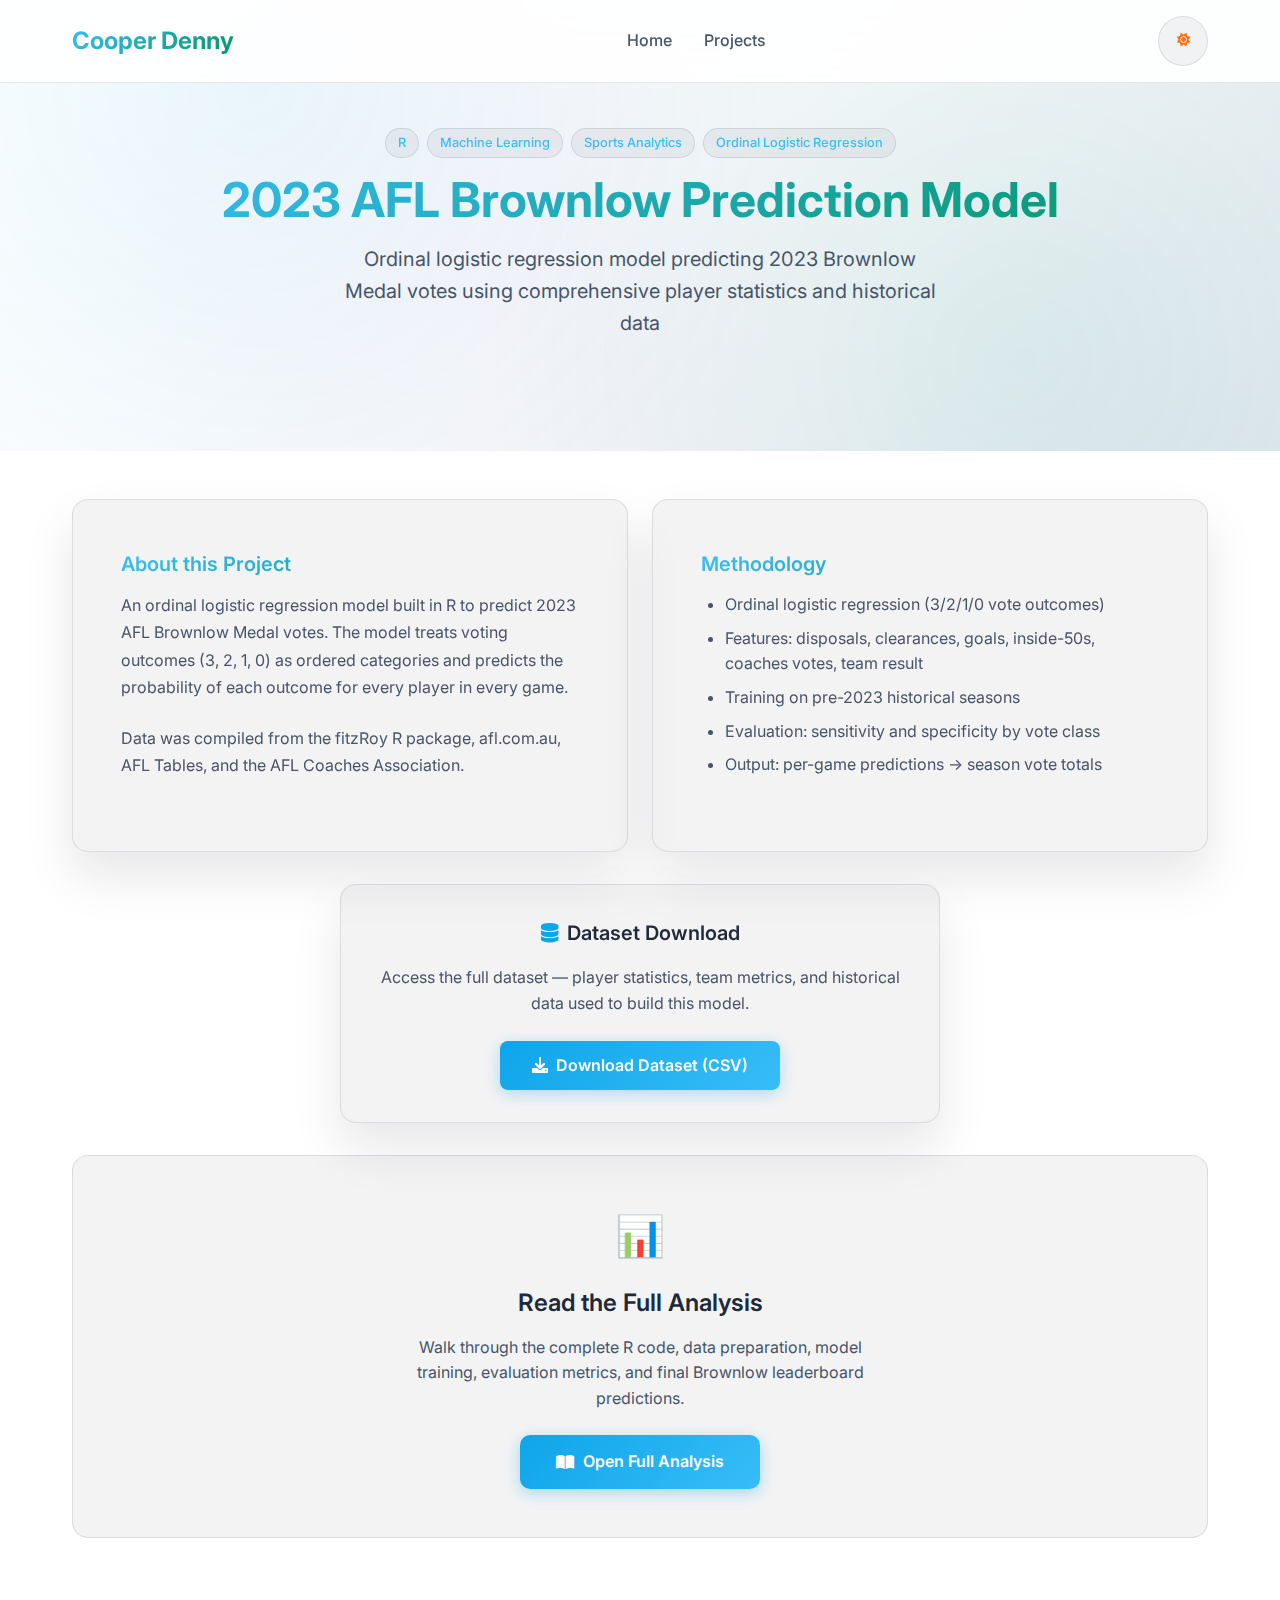
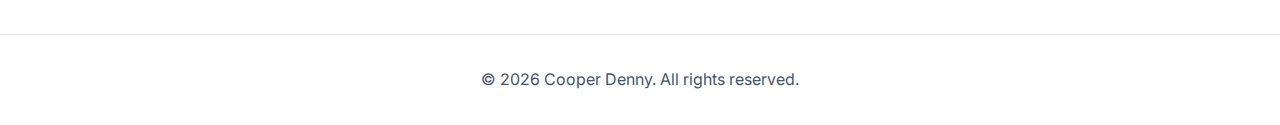
<file: projects/afl-brownlow-predictor.html>
<!DOCTYPE html>
<html lang="en">
<head>
    <meta charset="UTF-8">
    <meta name="viewport" content="width=device-width, initial-scale=1.0">
    <title>2023 AFL Brownlow Prediction Model - Cooper Denny</title>
    <link href="https://fonts.googleapis.com/css2?family=Inter:wght@300;400;500;600;700&display=swap" rel="stylesheet">
    <link rel="stylesheet" href="https://cdnjs.cloudflare.com/ajax/libs/font-awesome/6.0.0/css/all.min.css">
    <link rel="stylesheet" href="project-styles.css">
</head>
<body>
    <!-- Navigation -->
    <nav class="navbar">
        <div class="nav-container">
            <a href="../index.html" class="nav-logo">Cooper Denny</a>
            <button class="nav-toggle" aria-label="Toggle navigation">
                <span></span>
                <span></span>
                <span></span>
            </button>
            <ul class="nav-links">
                <li><a href="../index.html">Home</a></li>
                <li><a href="../index.html#projects">Projects</a></li>
            </ul>
            <div class="nav-controls">
                <button class="theme-toggle" aria-label="Toggle dark/light mode">
                    <i class="fas fa-sun"></i>
                    <i class="fas fa-moon"></i>
                </button>
            </div>
        </div>
    </nav>

    <!-- Project Header -->
    <header class="project-header">
        <div class="container">
            <div class="project-tags" style="margin-bottom: 1rem; justify-content: center;">
                <span class="tag">R</span>
                <span class="tag">Machine Learning</span>
                <span class="tag">Sports Analytics</span>
                <span class="tag">Ordinal Logistic Regression</span>
            </div>
            <h1>2023 AFL Brownlow Prediction Model</h1>
            <p class="project-subtitle">Ordinal logistic regression model predicting 2023 Brownlow Medal votes using comprehensive player statistics and historical data</p>
        </div>
    </header>

    <!-- Project Overview -->
    <section class="project-content with-description" style="padding-top: 3rem;">
        <div class="container">
            <div style="display: grid; grid-template-columns: 1fr 1fr; gap: 1.5rem; margin-bottom: 2rem;">
                <div class="content-section" style="margin: 0;">
                    <h2 style="font-size: 1.25rem; margin-bottom: 0.75rem;">About this Project</h2>
                    <p>An ordinal logistic regression model built in R to predict 2023 AFL Brownlow Medal votes. The model treats voting outcomes (3, 2, 1, 0) as ordered categories and predicts the probability of each outcome for every player in every game.</p>
                    <p>Data was compiled from the fitzRoy R package, afl.com.au, AFL Tables, and the AFL Coaches Association.</p>
                </div>
                <div class="content-section" style="margin: 0;">
                    <h2 style="font-size: 1.25rem; margin-bottom: 0.75rem;">Methodology</h2>
                    <ul>
                        <li>Ordinal logistic regression (3/2/1/0 vote outcomes)</li>
                        <li>Features: disposals, clearances, goals, inside-50s, coaches votes, team result</li>
                        <li>Training on pre-2023 historical seasons</li>
                        <li>Evaluation: sensitivity and specificity by vote class</li>
                        <li>Output: per-game predictions → season vote totals</li>
                    </ul>
                </div>
            </div>

            <!-- Dataset Download -->
            <div class="download-card-header" style="margin-bottom: 2rem;">
                <h3><i class="fas fa-database" style="margin-right: 0.5rem; color: var(--accent);"></i>Dataset Download</h3>
                <p>Access the full dataset — player statistics, team metrics, and historical data used to build this model.</p>
                <a href="brownlow_data.csv" class="btn-download" download>
                    <i class="fas fa-download"></i>
                    Download Dataset (CSV)
                </a>
            </div>

            <!-- Read Full Analysis CTA -->
            <div style="text-align: center; padding: 3rem 2rem; background: var(--bg-card); border: 1px solid var(--border); border-radius: 16px; margin-bottom: 2rem;">
                <div style="font-size: 2.5rem; margin-bottom: 1rem;">📊</div>
                <h2 style="font-size: 1.5rem; font-weight: 600; margin-bottom: 0.75rem; color: var(--text-primary);">Read the Full Analysis</h2>
                <p style="color: var(--text-secondary); max-width: 500px; margin: 0 auto 1.5rem;">
                    Walk through the complete R code, data preparation, model training, evaluation metrics, and final Brownlow leaderboard predictions.
                </p>
                <a href="AFL.Brownlow.Prediction.Model.html" style="
                    display: inline-flex;
                    align-items: center;
                    gap: 0.6rem;
                    background: linear-gradient(135deg, var(--accent), var(--accent-light));
                    color: white;
                    text-decoration: none;
                    padding: 0.875rem 2.25rem;
                    border-radius: 10px;
                    font-weight: 600;
                    font-size: 1rem;
                    box-shadow: 0 4px 15px rgba(14, 165, 233, 0.35);
                    transition: all 0.3s ease;
                " onmouseover="this.style.transform='translateY(-2px)';this.style.boxShadow='0 8px 25px rgba(14,165,233,0.45)'"
                   onmouseout="this.style.transform='translateY(0)';this.style.boxShadow='0 4px 15px rgba(14,165,233,0.35)'">
                    <i class="fas fa-book-open"></i>
                    Open Full Analysis
                </a>
            </div>
        </div>
    </section>

    <!-- Footer -->
    <footer class="footer">
        <div class="container">
            <p>&copy; 2026 Cooper Denny. All rights reserved.</p>
        </div>
    </footer>

    <script>
        const themeToggle = document.querySelector('.theme-toggle');
        const body = document.body;
        const savedTheme = localStorage.getItem('theme') || 'light';
        body.setAttribute('data-theme', savedTheme);

        themeToggle.addEventListener('click', () => {
            const newTheme = body.getAttribute('data-theme') === 'dark' ? 'light' : 'dark';
            body.setAttribute('data-theme', newTheme);
            localStorage.setItem('theme', newTheme);
        });

        const navToggle = document.querySelector('.nav-toggle');
        const navLinks = document.querySelector('.nav-links');
        navToggle.addEventListener('click', () => {
            navLinks.classList.toggle('active');
            navToggle.classList.toggle('active');
        });

        let lastScrollY = window.scrollY;
        window.addEventListener('scroll', () => {
            const navbar = document.querySelector('.navbar');
            const currentScrollY = window.scrollY;
            navbar.classList.toggle('scrolled', currentScrollY > 100);
            navbar.style.transform = (currentScrollY > lastScrollY && currentScrollY > 100) ? 'translateY(-100%)' : 'translateY(0)';
            lastScrollY = currentScrollY;
        });
    </script>
</body>
</html>
</file>
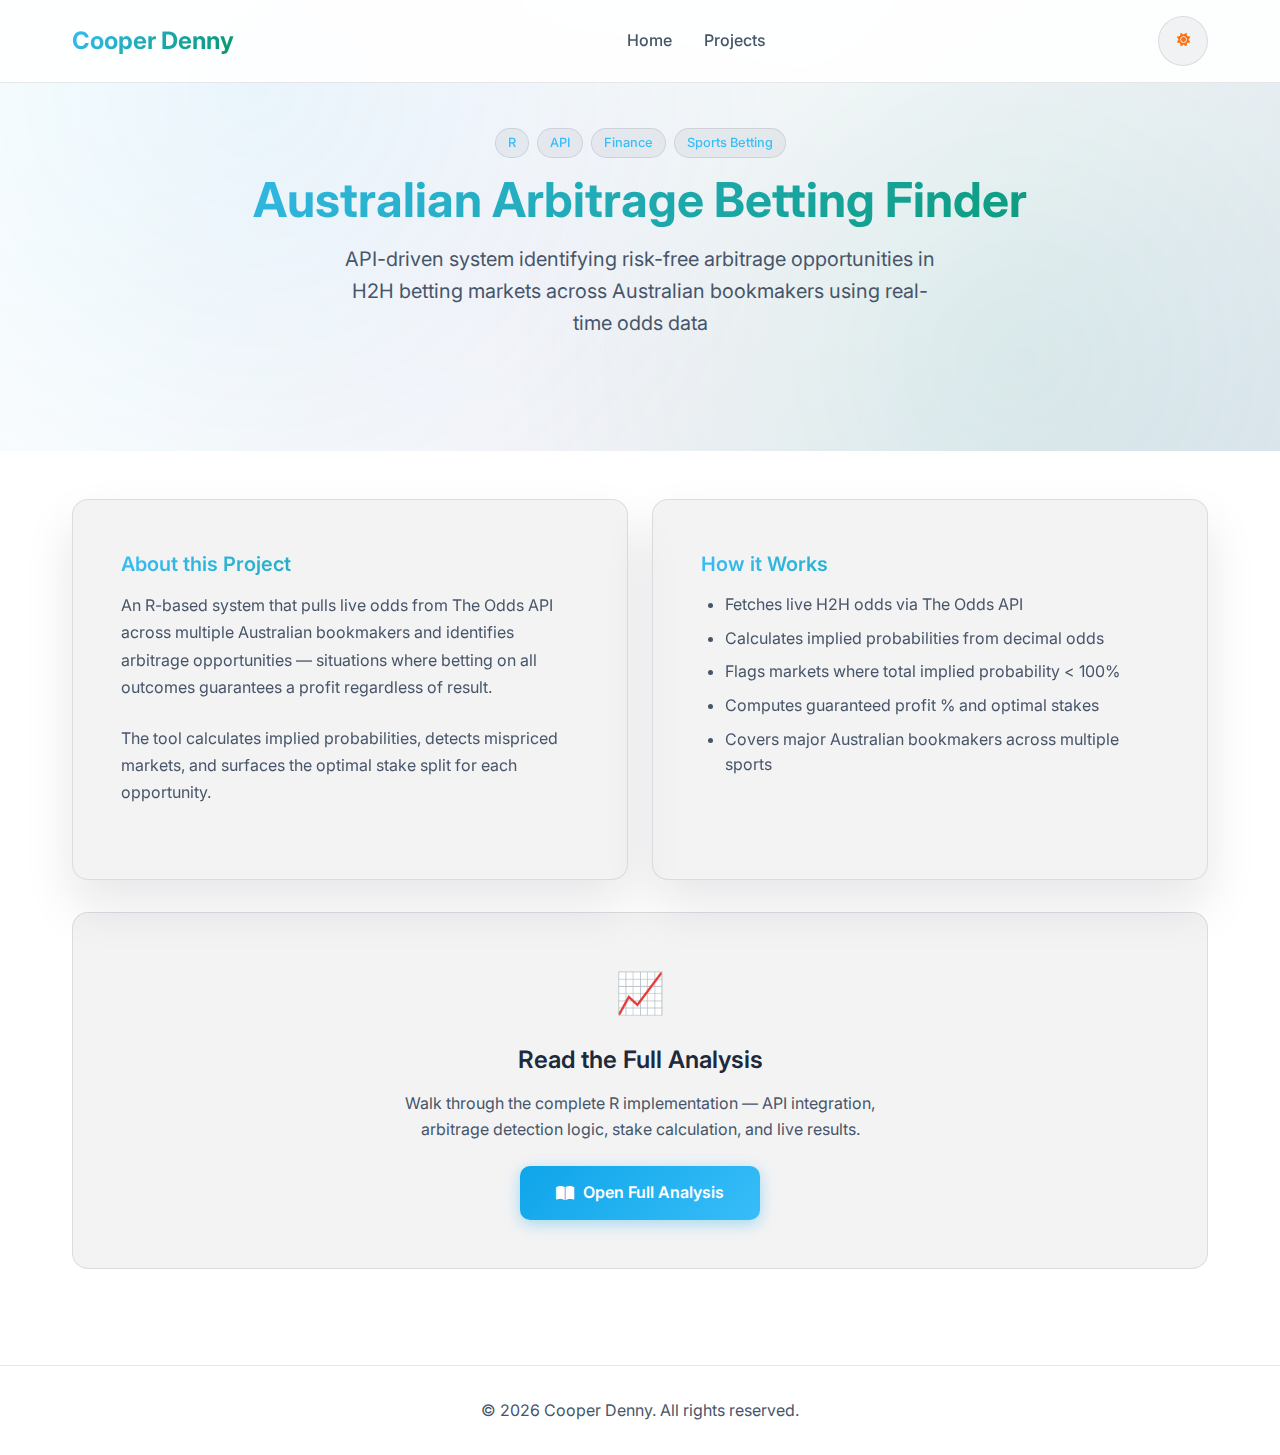
<file: projects/h2h-arbitrage-finder-project.html>
<!DOCTYPE html>
<html lang="en">
<head>
    <meta charset="UTF-8">
    <meta name="viewport" content="width=device-width, initial-scale=1.0">
    <title>Australian Arbitrage Betting Finder - Cooper Denny</title>
    <link href="https://fonts.googleapis.com/css2?family=Inter:wght@300;400;500;600;700&display=swap" rel="stylesheet">
    <link rel="stylesheet" href="https://cdnjs.cloudflare.com/ajax/libs/font-awesome/6.0.0/css/all.min.css">
    <link rel="stylesheet" href="project-styles.css">
</head>
<body>
    <!-- Navigation -->
    <nav class="navbar">
        <div class="nav-container">
            <a href="../index.html" class="nav-logo">Cooper Denny</a>
            <button class="nav-toggle" aria-label="Toggle navigation">
                <span></span>
                <span></span>
                <span></span>
            </button>
            <ul class="nav-links">
                <li><a href="../index.html">Home</a></li>
                <li><a href="../index.html#projects">Projects</a></li>
            </ul>
            <div class="nav-controls">
                <button class="theme-toggle" aria-label="Toggle dark/light mode">
                    <i class="fas fa-sun"></i>
                    <i class="fas fa-moon"></i>
                </button>
            </div>
        </div>
    </nav>

    <!-- Project Header -->
    <header class="project-header">
        <div class="container">
            <div class="project-tags" style="margin-bottom: 1rem; justify-content: center;">
                <span class="tag">R</span>
                <span class="tag">API</span>
                <span class="tag">Finance</span>
                <span class="tag">Sports Betting</span>
            </div>
            <h1>Australian Arbitrage Betting Finder</h1>
            <p class="project-subtitle">API-driven system identifying risk-free arbitrage opportunities in H2H betting markets across Australian bookmakers using real-time odds data</p>
        </div>
    </header>

    <!-- Project Overview -->
    <section class="project-content with-description" style="padding-top: 3rem;">
        <div class="container">
            <div style="display: grid; grid-template-columns: 1fr 1fr; gap: 1.5rem; margin-bottom: 2rem;">
                <div class="content-section" style="margin: 0;">
                    <h2 style="font-size: 1.25rem; margin-bottom: 0.75rem;">About this Project</h2>
                    <p>An R-based system that pulls live odds from The Odds API across multiple Australian bookmakers and identifies arbitrage opportunities — situations where betting on all outcomes guarantees a profit regardless of result.</p>
                    <p>The tool calculates implied probabilities, detects mispriced markets, and surfaces the optimal stake split for each opportunity.</p>
                </div>
                <div class="content-section" style="margin: 0;">
                    <h2 style="font-size: 1.25rem; margin-bottom: 0.75rem;">How it Works</h2>
                    <ul>
                        <li>Fetches live H2H odds via The Odds API</li>
                        <li>Calculates implied probabilities from decimal odds</li>
                        <li>Flags markets where total implied probability &lt; 100%</li>
                        <li>Computes guaranteed profit % and optimal stakes</li>
                        <li>Covers major Australian bookmakers across multiple sports</li>
                    </ul>
                </div>
            </div>

            <!-- Read Full Analysis CTA -->
            <div style="text-align: center; padding: 3rem 2rem; background: var(--bg-card); border: 1px solid var(--border); border-radius: 16px; margin-bottom: 2rem;">
                <div style="font-size: 2.5rem; margin-bottom: 1rem;">📈</div>
                <h2 style="font-size: 1.5rem; font-weight: 600; margin-bottom: 0.75rem; color: var(--text-primary);">Read the Full Analysis</h2>
                <p style="color: var(--text-secondary); max-width: 500px; margin: 0 auto 1.5rem;">
                    Walk through the complete R implementation — API integration, arbitrage detection logic, stake calculation, and live results.
                </p>
                <a href="h2h-arbitrage-finder.html" style="
                    display: inline-flex;
                    align-items: center;
                    gap: 0.6rem;
                    background: linear-gradient(135deg, var(--accent), var(--accent-light));
                    color: white;
                    text-decoration: none;
                    padding: 0.875rem 2.25rem;
                    border-radius: 10px;
                    font-weight: 600;
                    font-size: 1rem;
                    box-shadow: 0 4px 15px rgba(14, 165, 233, 0.35);
                    transition: all 0.3s ease;
                " onmouseover="this.style.transform='translateY(-2px)';this.style.boxShadow='0 8px 25px rgba(14,165,233,0.45)'"
                   onmouseout="this.style.transform='translateY(0)';this.style.boxShadow='0 4px 15px rgba(14,165,233,0.35)'">
                    <i class="fas fa-book-open"></i>
                    Open Full Analysis
                </a>
            </div>
        </div>
    </section>

    <!-- Footer -->
    <footer class="footer">
        <div class="container">
            <p>&copy; 2026 Cooper Denny. All rights reserved.</p>
        </div>
    </footer>

    <script>
        const themeToggle = document.querySelector('.theme-toggle');
        const body = document.body;
        const savedTheme = localStorage.getItem('theme') || 'light';
        body.setAttribute('data-theme', savedTheme);

        themeToggle.addEventListener('click', () => {
            const newTheme = body.getAttribute('data-theme') === 'dark' ? 'light' : 'dark';
            body.setAttribute('data-theme', newTheme);
            localStorage.setItem('theme', newTheme);
        });

        const navToggle = document.querySelector('.nav-toggle');
        const navLinks = document.querySelector('.nav-links');
        navToggle.addEventListener('click', () => {
            navLinks.classList.toggle('active');
            navToggle.classList.toggle('active');
        });

        let lastScrollY = window.scrollY;
        window.addEventListener('scroll', () => {
            const navbar = document.querySelector('.navbar');
            const currentScrollY = window.scrollY;
            navbar.classList.toggle('scrolled', currentScrollY > 100);
            navbar.style.transform = (currentScrollY > lastScrollY && currentScrollY > 100) ? 'translateY(-100%)' : 'translateY(0)';
            lastScrollY = currentScrollY;
        });
    </script>
</body>
</html>
</file>
<file: projects/project-styles.css>
/* ====================================
   PROJECT PAGES SHARED STYLESHEET
   Light/Dark Mode — matches home page
   ==================================== */

:root {
    /* Dark Theme (Default) */
    --primary: #ffffff;
    --secondary: #f1f5f9;
    --accent: #0ea5e9;
    --accent-light: #38bdf8;
    --accent-secondary: #059669;
    --text-primary: #ffffff;
    --text-secondary: #e2e8f0;
    --text-light: #94a3b8;
    --bg-primary: #0f172a;
    --bg-secondary: #1e293b;
    --bg-tertiary: #334155;
    --bg-card: rgba(255, 255, 255, 0.05);
    --border: rgba(255, 255, 255, 0.1);
    --shadow: 0 25px 50px rgba(15, 23, 42, 0.5);
    --shadow-lg: 0 25px 50px rgba(14, 165, 233, 0.2);
    --border-radius: 16px;
    --transition: all 0.4s cubic-bezier(0.4, 0, 0.2, 1);
}

/* Light Theme */
[data-theme="light"] {
    --primary: #1e293b;
    --secondary: #334155;
    --text-primary: #1e293b;
    --text-secondary: #475569;
    --text-light: #64748b;
    --bg-primary: #ffffff;
    --bg-secondary: #f8fafc;
    --bg-tertiary: #e2e8f0;
    --bg-card: rgba(15, 23, 42, 0.05);
    --border: rgba(15, 23, 42, 0.1);
    --shadow: 0 25px 50px rgba(15, 23, 42, 0.1);
    --shadow-lg: 0 25px 50px rgba(14, 165, 233, 0.1);
}

/* ====================================
   BASE STYLES
   ==================================== */

* {
    margin: 0;
    padding: 0;
    box-sizing: border-box;
}

html {
    scroll-behavior: smooth;
}

body {
    font-family: 'Inter', -apple-system, BlinkMacSystemFont, 'Segoe UI', sans-serif;
    line-height: 1.6;
    color: var(--text-primary);
    background: var(--bg-primary);
    font-size: 16px;
    overflow-x: hidden;
    transition: background 0.3s ease, color 0.3s ease;
}

.container {
    max-width: 1200px;
    margin: 0 auto;
    padding: 0 2rem;
}

/* ====================================
   NAVIGATION
   ==================================== */

.navbar {
    position: fixed;
    top: 0;
    width: 100%;
    background: rgba(15, 23, 42, 0.9);
    backdrop-filter: blur(20px);
    -webkit-backdrop-filter: blur(20px);
    border-bottom: 1px solid var(--border);
    z-index: 1000;
    transition: var(--transition);
}

[data-theme="light"] .navbar {
    background: rgba(255, 255, 255, 0.9);
}

.navbar.scrolled {
    box-shadow: var(--shadow-lg);
}

.nav-container {
    display: flex;
    justify-content: space-between;
    align-items: center;
    padding: 1rem 2rem;
    max-width: 1200px;
    margin: 0 auto;
}

.nav-logo {
    font-weight: 700;
    font-size: 1.5rem;
    text-decoration: none;
    transition: var(--transition);
    background: linear-gradient(135deg, var(--accent-light), var(--accent-secondary));
    -webkit-background-clip: text;
    -webkit-text-fill-color: transparent;
    background-clip: text;
}

.nav-logo:hover {
    transform: scale(1.05);
}

.nav-links {
    display: flex;
    list-style: none;
    gap: 2rem;
    margin: 0;
}

.nav-links a {
    text-decoration: none;
    color: var(--text-secondary);
    font-weight: 500;
    transition: var(--transition);
    position: relative;
    padding: 0.5rem 0;
}

.nav-links a:hover {
    color: var(--accent-light);
}

.nav-links a::after {
    content: '';
    position: absolute;
    width: 0;
    height: 2px;
    bottom: 0;
    left: 0;
    background: linear-gradient(90deg, var(--accent), var(--accent-secondary));
    transition: width 0.3s ease;
}

.nav-links a:hover::after {
    width: 100%;
}

.nav-controls {
    display: flex;
    align-items: center;
    gap: 1rem;
}

/* Theme Toggle */
.theme-toggle {
    background: var(--bg-card);
    border: 1px solid var(--border);
    border-radius: 50px;
    padding: 0.5rem;
    cursor: pointer;
    transition: var(--transition);
    position: relative;
    width: 50px;
    height: 50px;
    display: flex;
    align-items: center;
    justify-content: center;
}

.theme-toggle i {
    position: absolute;
    transition: var(--transition);
}

.theme-toggle .fa-sun {
    opacity: 0;
    transform: scale(0.5) rotate(-90deg);
    color: #f97316;
}

.theme-toggle .fa-moon {
    opacity: 1;
    transform: scale(1) rotate(0deg);
    color: #f59e0b;
}

[data-theme="light"] .theme-toggle .fa-sun {
    opacity: 1;
    transform: scale(1) rotate(0deg);
}

[data-theme="light"] .theme-toggle .fa-moon {
    opacity: 0;
    transform: scale(0.5) rotate(90deg);
}

/* Mobile nav toggle */
.nav-toggle {
    display: none;
    flex-direction: column;
    background: none;
    border: none;
    cursor: pointer;
    padding: 0.5rem;
}

.nav-toggle span {
    width: 24px;
    height: 2px;
    background: var(--text-primary);
    margin: 2px 0;
    transition: var(--transition);
}

.nav-toggle.active span:nth-child(1) {
    transform: rotate(45deg) translate(5px, 5px);
}

.nav-toggle.active span:nth-child(2) {
    opacity: 0;
}

.nav-toggle.active span:nth-child(3) {
    transform: rotate(-45deg) translate(7px, -6px);
}

/* ====================================
   PROJECT HEADER
   ==================================== */

.project-header {
    background: linear-gradient(135deg, var(--bg-primary) 0%, var(--bg-secondary) 50%, var(--bg-tertiary) 100%);
    color: var(--text-primary);
    text-align: center;
    padding: 8rem 0 4rem;
    position: relative;
    overflow: hidden;
}

.project-header::before {
    content: '';
    position: absolute;
    inset: 0;
    background:
        radial-gradient(circle at 20% 20%, rgba(14, 165, 233, 0.08) 0%, transparent 50%),
        radial-gradient(circle at 80% 80%, rgba(5, 150, 105, 0.08) 0%, transparent 50%),
        radial-gradient(circle at 40% 60%, rgba(236, 72, 153, 0.03) 0%, transparent 50%);
    pointer-events: none;
}

.project-header .container {
    position: relative;
    z-index: 2;
}

.project-header h1 {
    font-size: 3rem;
    font-weight: 700;
    margin-bottom: 1rem;
    background: linear-gradient(135deg, var(--accent-light), var(--accent-secondary));
    -webkit-background-clip: text;
    -webkit-text-fill-color: transparent;
    background-clip: text;
    line-height: 1.1;
}

.project-subtitle {
    font-size: 1.25rem;
    color: var(--text-secondary);
    max-width: 600px;
    margin: 0 auto 3rem auto;
    line-height: 1.6;
}

/* ====================================
   DOWNLOAD CARD
   ==================================== */

.download-card-header {
    background: var(--bg-card);
    border-radius: var(--border-radius);
    padding: 2rem;
    border: 1px solid var(--border);
    backdrop-filter: blur(10px);
    text-align: center;
    box-shadow: var(--shadow);
    transition: var(--transition);
    max-width: 600px;
    margin: 0 auto;
}

.download-card-header:hover {
    border-color: rgba(14, 165, 233, 0.3);
    box-shadow: var(--shadow-lg);
    transform: translateY(-4px);
}

.download-card-header h3 {
    color: var(--text-primary);
    font-size: 1.25rem;
    font-weight: 600;
    margin-bottom: 1rem;
}

.download-card-header p {
    color: var(--text-secondary);
    margin-bottom: 1.5rem;
    font-size: 1rem;
    line-height: 1.6;
}

.btn-download {
    background: linear-gradient(135deg, var(--accent), var(--accent-light));
    color: white;
    padding: 0.75rem 2rem;
    border: none;
    border-radius: 8px;
    text-decoration: none;
    font-weight: 600;
    display: inline-flex;
    align-items: center;
    gap: 0.5rem;
    transition: var(--transition);
    box-shadow: 0 4px 15px rgba(14, 165, 233, 0.3);
    font-size: 1rem;
}

.btn-download:hover {
    transform: translateY(-2px);
    box-shadow: 0 8px 25px rgba(14, 165, 233, 0.4);
    color: white;
    text-decoration: none;
}

/* ====================================
   PROJECT CONTENT
   ==================================== */

.project-content {
    background: var(--bg-primary);
    padding: 0;
}

.project-content.with-description {
    padding: 4rem 0;
}

.dashboard-section {
    background: var(--bg-primary);
    padding: 0;
}

.dashboard-section.with-description {
    padding: 0 0 4rem 0;
}

.iframe-container {
    background: var(--bg-card);
    border-radius: var(--border-radius);
    padding: 1rem;
    box-shadow: var(--shadow);
    border: 1px solid var(--border);
    margin: 2rem auto;
    max-width: 1200px;
}

.iframe-container.fixed-height {
    height: fit-content;
    margin: 0 auto 4rem auto;
}

.iframe-container iframe {
    width: 100%;
    height: 80vh;
    border: none;
    border-radius: 12px;
    background: white;
}

.iframe-container.fixed-height iframe {
    height: 650px;
}

/* ====================================
   CONTENT SECTION (project description)
   ==================================== */

.content-section {
    background: var(--bg-card);
    border-radius: var(--border-radius);
    padding: 3rem;
    border: 1px solid var(--border);
    backdrop-filter: blur(10px);
    box-shadow: var(--shadow);
    transition: var(--transition);
    max-width: 1200px;
    margin: 0 auto;
}

.content-section:hover {
    border-color: rgba(14, 165, 233, 0.3);
    box-shadow: var(--shadow-lg);
}

.content-section h2 {
    font-size: 2rem;
    font-weight: 600;
    margin-bottom: 1.5rem;
    background: linear-gradient(135deg, var(--accent-light), var(--accent-secondary));
    -webkit-background-clip: text;
    -webkit-text-fill-color: transparent;
    background-clip: text;
}

.content-section h3 {
    color: var(--accent-light);
    font-size: 1.25rem;
    font-weight: 600;
    margin: 2rem 0 1rem 0;
}

.content-section p {
    color: var(--text-secondary);
    margin-bottom: 1.5rem;
    line-height: 1.7;
}

.content-section ul {
    color: var(--text-secondary);
    margin-bottom: 1.5rem;
    padding-left: 1.5rem;
}

.content-section li {
    margin-bottom: 0.5rem;
    line-height: 1.6;
}

.content-section a {
    color: var(--accent-light);
    text-decoration: none;
    transition: var(--transition);
}

.content-section a:hover {
    color: var(--accent);
    text-decoration: underline;
}

/* ====================================
   PROJECT TAGS
   ==================================== */

.tag {
    display: inline-block;
    background: var(--bg-card);
    border: 1px solid var(--border);
    color: var(--accent-light);
    padding: 0.25rem 0.75rem;
    border-radius: 20px;
    font-size: 0.8rem;
    font-weight: 500;
    backdrop-filter: blur(8px);
}

.project-tags {
    display: flex;
    gap: 0.5rem;
    flex-wrap: wrap;
}

/* ====================================
   FOOTER
   ==================================== */

.footer {
    background: var(--bg-primary);
    color: var(--text-secondary);
    text-align: center;
    padding: 2rem 0;
    border-top: 1px solid var(--border);
}

/* ====================================
   MOBILE RESPONSIVENESS
   ==================================== */

@media (max-width: 768px) {
    .nav-toggle {
        display: flex;
        z-index: 1001;
    }

    .nav-controls {
        order: -1;
    }

    .nav-links {
        position: absolute;
        top: 100%;
        left: 0;
        width: 100%;
        background: rgba(15, 23, 42, 0.97);
        flex-direction: column;
        padding: 2rem;
        box-shadow: var(--shadow-lg);
        transform: translateY(-100%);
        opacity: 0;
        visibility: hidden;
        transition: var(--transition);
        backdrop-filter: blur(20px);
    }

    [data-theme="light"] .nav-links {
        background: rgba(255, 255, 255, 0.97);
    }

    .nav-links.active {
        transform: translateY(0);
        opacity: 1;
        visibility: visible;
    }

    .nav-container {
        padding: 1rem;
    }

    .project-header {
        padding: 6rem 0 3rem;
    }

    .project-header h1 {
        font-size: 2rem;
    }

    .project-subtitle {
        font-size: 1rem;
    }

    .container {
        padding: 0 1rem;
    }

    .iframe-container iframe {
        height: 60vh;
    }

    .iframe-container.fixed-height iframe {
        height: 500px;
    }

    .download-card-header {
        padding: 1.5rem;
    }

    .content-section {
        padding: 2rem;
    }

    .project-content.with-description {
        padding: 2rem 0;
    }

    .dashboard-section.with-description {
        padding: 0 0 2rem 0;
    }
}
</file>
<file: styles.css>
/* ====================================
   SPECTACULAR DATA SCIENCE RESUME CSS
   Light/Dark Mode + Advanced Animations
   ==================================== */

:root {
    /* Dark Theme (Default) */
    --primary: #ffffff;
    --secondary: #f1f5f9;
    --accent: #0ea5e9; 
    --accent-light: #38bdf8;
    --accent-secondary: #059669; 
    --accent-tertiary: #dc2626; 
    --accent-purple: #7c3aed; 
    --text-primary: #ffffff;
    --text-secondary: #e2e8f0;
    --text-light: #94a3b8;
    --text-dark: #1e293b;
    --bg-primary: #0f172a; 
    --bg-secondary: #1e293b; 
    --bg-tertiary: #334155;
    --bg-light: #f8fafc;
    --bg-card: rgba(255, 255, 255, 0.05);
    --border: rgba(255, 255, 255, 0.1);
    --border-light: rgba(14, 165, 233, 0.2);
    --shadow: 0 25px 50px rgba(15, 23, 42, 0.5);
    --shadow-lg: 0 25px 50px rgba(14, 165, 233, 0.2);
    --shadow-glow: 0 0 40px rgba(14, 165, 233, 0.3);
    --border-radius: 16px;
    --transition: all 0.4s cubic-bezier(0.4, 0, 0.2, 1);
    --font-mono: 'SF Mono', 'Monaco', 'Inconsolata', 'Roboto Mono', monospace;
}

/* Light Theme */
[data-theme="light"] {
    --primary: #1e293b;
    --secondary: #334155;
    --text-primary: #1e293b;
    --text-secondary: #475569;
    --text-light: #64748b;
    --bg-primary: #ffffff;
    --bg-secondary: #f8fafc;
    --bg-tertiary: #e2e8f0;
    --bg-card: rgba(15, 23, 42, 0.05);
    --border: rgba(15, 23, 42, 0.1);
    --shadow: 0 25px 50px rgba(15, 23, 42, 0.1);
    --shadow-lg: 0 25px 50px rgba(14, 165, 233, 0.1);
}

/* Light Mode Button Overrides */
[data-theme="light"] .btn.secondary {
    background: rgba(255, 255, 255, 0.9);
    border: 2px solid rgba(14, 165, 233, 0.3);
    color: var(--text-secondary);
}

[data-theme="light"] .btn.secondary:hover {
    background: rgba(255, 255, 255, 0.95);
    border-color: var(--accent);
    color: var(--accent);
}

[data-theme="light"] .contact-method {
    background: rgba(255, 255, 255, 0.9);
    border: 1px solid rgba(15, 23, 42, 0.2);
    color: var(--text-secondary);
}

[data-theme="light"] .contact-method:hover {
    background: rgba(255, 255, 255, 0.95);
    border-color: var(--accent);
    color: var(--accent);
}

[data-theme="light"] .method-icon {
    background: var(--accent);
    color: white;
}

[data-theme="light"] .method-info h3 {
    color: var(--text-primary);
}

[data-theme="light"] .method-info span {
    color: var(--text-secondary);
}

/* Base Reset */
* {
    margin: 0;
    padding: 0;
    box-sizing: border-box;
}

html {
    scroll-behavior: smooth;
    font-size: clamp(14px, 1.5vw, 16px);
}

body {
    font-family: 'Inter', -apple-system, BlinkMacSystemFont, 'Segoe UI', sans-serif;
    line-height: 1.6;
    color: var(--text-primary);
    background: var(--bg-primary);
    overflow-x: hidden;
    position: relative;
    transition: var(--transition);
}

/* Theme Transition Effect */
.theme-transitioning * {
    transition: background-color 0.5s ease, color 0.5s ease, border-color 0.5s ease !important;
}

/* Enhanced Background Pattern */
body::before {
    content: '';
    position: fixed;
    top: 0;
    left: 0;
    width: 100%;
    height: 100%;
    opacity: 0.02;
    background-image: 
        linear-gradient(var(--border) 1px, transparent 1px),
        linear-gradient(90deg, var(--border) 1px, transparent 1px);
    background-size: 50px 50px;
    pointer-events: none;
    z-index: -2;
    transition: var(--transition);
}

.container {
    max-width: 1400px;
    margin: 0 auto;
    padding: 0 2rem;
}

@media (max-width: 768px) {
    .container {
        padding: 0 1rem;
    }
}

/* ====================================
   ENHANCED NAVIGATION
   ==================================== */

.navbar {
    position: fixed;
    top: 0;
    width: 100%;
    background: rgba(var(--bg-primary-rgb, 15, 23, 42), 0.90);
    backdrop-filter: blur(20px) saturate(180%);
    border-bottom: 1px solid var(--border-light);
    z-index: 1000;
    transition: var(--transition);
    box-shadow: 0 8px 32px rgba(15, 23, 42, 0.8);
    transform: translateY(0);
}

[data-theme="light"] .navbar {
    background: rgba(255, 255, 255, 0.90);
}

[data-theme="light"] .navbar.scrolled {
    background: rgba(255, 255, 255, 0.95);
    box-shadow: 0 8px 32px rgba(15, 23, 42, 0.1);
}

[data-theme="light"] .nav-links {
    backdrop-filter: blur(20px) saturate(180%);
}

[data-theme="light"] .nav-links a {
    color: var(--text-secondary);
}

.navbar.scrolled {
    background: rgba(15, 23, 42, 0.95);
    box-shadow: var(--shadow-glow);
    border-bottom-color: var(--accent);
}

.nav-container {
    display: flex;
    justify-content: space-between;
    align-items: center;
    padding: 1rem 2rem;
    max-width: 1400px;
    margin: 0 auto;
}

.nav-logo {
    font-weight: 700;
    font-size: 1.5rem;
    color: var(--primary);
    text-decoration: none;
    transition: var(--transition);
    background: linear-gradient(135deg, var(--accent), var(--accent-secondary), var(--accent-purple));
    -webkit-background-clip: text;
    -webkit-text-fill-color: transparent;
    background-clip: text;
    position: relative;
}

.nav-logo:hover {
    transform: scale(1.05);
    filter: drop-shadow(0 0 10px rgba(14, 165, 233, 0.5));
}

.nav-links {
    display: flex;
    list-style: none;
    gap: 2rem;
    margin: 0;
}

.nav-links a {
    text-decoration: none;
    color: var(--text-secondary);
    font-weight: 500;
    transition: var(--transition);
    position: relative;
    padding: 0.5rem 0;
}

.nav-links a:hover {
    color: var(--accent-light);
}

.nav-links a::after {
    content: '';
    position: absolute;
    width: 0;
    height: 2px;
    bottom: 0;
    left: 0;
    background: linear-gradient(90deg, var(--accent), var(--accent-secondary));
    transition: width 0.3s ease;
}

.nav-links a:hover::after {
    width: 100%;
}

/* Navigation Controls */
.nav-controls {
    display: flex;
    align-items: center;
    gap: 1rem;
}

/* Theme Toggle */
.theme-toggle {
    background: var(--bg-card);
    border: 1px solid var(--border);
    border-radius: 50px;
    padding: 0.5rem;
    cursor: pointer;
    transition: var(--transition);
    position: relative;
    width: 50px;
    height: 50px;
    display: flex;
    align-items: center;
    justify-content: center;
}

.theme-toggle i {
    position: absolute;
    transition: var(--transition);
    color: var(--accent);
}

.theme-toggle .fa-sun {
    opacity: 0;
    transform: scale(0.5) rotate(-90deg);
    color: #f97316;
}

.theme-toggle .fa-moon {
    opacity: 1;
    transform: scale(1) rotate(0deg);
    color: #f59e0b;
}

[data-theme="light"] .theme-toggle .fa-sun {
    opacity: 1;
    transform: scale(1) rotate(0deg);
    color: #f59e0b;
}

[data-theme="light"] .theme-toggle .fa-moon {
    opacity: 0;
    transform: scale(0.5) rotate(90deg);
}

/* Mobile Navigation */
.nav-toggle {
    display: none;
    flex-direction: column;
    background: none;
    border: none;
    cursor: pointer;
    padding: 0.5rem;
}

.nav-toggle span {
    width: 24px;
    height: 2px;
    background: var(--primary);
    margin: 2px 0;
    transition: var(--transition);
}

/* ====================================
   SPECTACULAR HERO SECTION
   ==================================== */

.hero {
    min-height: 100vh;
    display: flex;
    align-items: center;
    background: linear-gradient(135deg, var(--bg-primary) 0%, var(--bg-secondary) 50%, var(--bg-primary) 100%);
    position: relative;
    overflow: hidden;
    padding-top: 120px;
    padding-bottom: 4rem;
}

.hero::before {
    content: '';
    position: absolute;
    top: 0;
    left: 0;
    right: 0;
    bottom: 0;
    background: 
        radial-gradient(circle at 20% 20%, rgba(14, 165, 233, 0.15) 0%, transparent 40%),
        radial-gradient(circle at 80% 80%, rgba(5, 150, 105, 0.12) 0%, transparent 40%),
        radial-gradient(circle at 40% 60%, rgba(124, 58, 237, 0.08) 0%, transparent 40%);
    animation: heroGlow 8s ease-in-out infinite alternate;
}

@keyframes heroGlow {
    0% { opacity: 0.6; }
    100% { opacity: 1; }
}

.hero::after {
    content: '';
    position: absolute;
    top: 0;
    left: 0;
    right: 0;
    bottom: 0;
    background-image: 
        radial-gradient(2px 2px at 20px 30px, rgba(14, 165, 233, 0.3), transparent),
        radial-gradient(2px 2px at 40px 70px, rgba(5, 150, 105, 0.3), transparent),
        radial-gradient(1px 1px at 90px 40px, rgba(124, 58, 237, 0.3), transparent);
    background-repeat: repeat;
    background-size: 200px 200px;
    animation: particleFloat 20s linear infinite;
    opacity: 0.4;
}

@keyframes particleFloat {
    0% { transform: translate(0, 0); }
    100% { transform: translate(-200px, -200px); }
}

.hero-content {
    position: relative;
    z-index: 2;
    display: grid;
    grid-template-columns: 300px 1fr;
    gap: 4rem;
    align-items: center;
}

.hero-image {
    display: flex;
    justify-content: center;
    position: relative;
}

.profile-image {
    width: 280px;
    height: 280px;
    border-radius: 24px;
    object-fit: cover;
    box-shadow: 
        0 25px 50px rgba(14, 165, 233, 0.3),
        0 0 0 4px var(--bg-primary),
        0 0 0 8px rgba(14, 165, 233, 0.2);
    transition: var(--transition);
    position: relative;
}

.profile-image:hover {
    transform: scale(1.02) translateY(-4px);
    box-shadow: 
        0 35px 70px rgba(14, 165, 233, 0.4),
        0 0 0 4px var(--bg-primary),
        0 0 0 8px rgba(14, 165, 233, 0.4),
        0 0 40px rgba(14, 165, 233, 0.6);
}

.hero-text h1 {
    font-size: clamp(2.5rem, 5vw, 3.5rem);
    font-weight: 700;
    color: var(--primary);
    margin-bottom: 1rem;
    line-height: 1.1;
}

.hero-text .subtitle {
    font-size: clamp(1.2rem, 3vw, 1.5rem);
    color: var(--text-secondary);
    margin-bottom: 2rem;
    font-weight: 400;
}

.hero-text .description {
    font-size: clamp(1rem, 2vw, 1.125rem);
    color: var(--text-secondary);
    margin-bottom: 3rem;
    line-height: 1.7;
}

/* Enhanced Button Styles */
.btn {
    padding: 0.875rem 2.25rem;
    border-radius: 12px;
    text-decoration: none;
    font-weight: 600;
    transition: var(--transition);
    display: inline-flex;
    align-items: center;
    gap: 0.5rem;
    border: none;
    cursor: pointer;
    font-size: 1rem;
    position: relative;
    overflow: hidden;
}

.btn.primary {
    background: linear-gradient(135deg, var(--accent), var(--accent-light));
    color: white;
    box-shadow: 
        0 8px 25px rgba(14, 165, 233, 0.4),
        inset 0 1px 0 rgba(255, 255, 255, 0.1);
    border: 1px solid rgba(14, 165, 233, 0.3);
}

.btn.primary::before {
    content: '';
    position: absolute;
    top: 0;
    left: -100%;
    width: 100%;
    height: 100%;
    background: linear-gradient(90deg, transparent, rgba(255, 255, 255, 0.2), transparent);
    transition: left 0.5s ease;
}

.btn.primary:hover::before {
    left: 100%;
}

.btn.primary:hover {
    transform: translateY(-3px);
    box-shadow: 
        0 15px 35px rgba(14, 165, 233, 0.5),
        0 0 20px rgba(14, 165, 233, 0.3),
        inset 0 1px 0 rgba(255, 255, 255, 0.2);
}

.btn.secondary {
    background: var(--bg-card);
    color: var(--text-secondary);
    border: 2px solid var(--border-light);
    backdrop-filter: blur(10px);
}

.btn.secondary:hover {
    border-color: var(--accent);
    color: var(--accent-light);
    transform: translateY(-3px);
    background: rgba(14, 165, 233, 0.1);
}

.cta-buttons {
    display: flex;
    gap: 1rem;
    align-items: center;
    margin-bottom: 3rem;
}

/* Floating Elements */
.floating-elements {
    position: absolute;
    top: 0;
    left: 0;
    right: 0;
    bottom: 0;
    pointer-events: none;
    z-index: 1;
}

.floating-chart {
    position: absolute;
    background: var(--bg-card);
    backdrop-filter: blur(10px);
    border: 1px solid var(--border);
    border-radius: 12px;
    padding: 1rem;
    display: flex;
    flex-direction: column;
    align-items: center;
    gap: 0.5rem;
    animation: float 6s ease-in-out infinite;
    opacity: 0.8;
}

.floating-chart.chart-1 {
    top: 20%;
    right: 10%;
    animation-delay: 0s;
}

.floating-chart.chart-2 {
    bottom: 30%;  
    left: 10%;
    animation-delay: 2s;
}

.floating-chart.chart-3 {
    top: 60%;
    right: 20%;
    animation-delay: 4s;
}

@keyframes float {
    0%, 100% { transform: translateY(0px) rotate(0deg); }
    50% { transform: translateY(-20px) rotate(1deg); }
}

.mini-chart {
    width: 60px;
    height: 40px;
}

.chart-label {
    font-size: 0.75rem;
    color: var(--text-light);
    text-align: center;
}

.bar-chart-mini {
    display: flex;
    align-items: end;
    gap: 3px;
    height: 40px;
}

.bar-chart-mini .bar {
    width: 8px;
    background: linear-gradient(to top, var(--accent), var(--accent-light));
    border-radius: 2px;
    animation: barGrow 1s ease;
}

@keyframes barGrow {
    from { height: 0; }
}

/* ====================================
   SECTIONS & ANIMATIONS
   ==================================== */

.section {
    padding: 6rem 0;
    background: var(--bg-primary);
    transition: var(--transition);
}

.section.bg-light {
    background: var(--bg-secondary);
}

.section-header {
    text-align: center;
    margin-bottom: 4rem;
}

.section-header h2 {
    font-size: clamp(2rem, 4vw, 2.5rem);
    font-weight: 700;
    color: var(--text-primary);
    margin-bottom: 1rem;
}

.section-description {
    font-size: 1.125rem;
    color: var(--text-secondary);
    max-width: 600px;
    margin: 0 auto;
}

/* Skills Section */
.skills-categories {
    display: flex;
    flex-direction: column;
    gap: 2.5rem;
}

.skills-group-label {
    font-size: 0.75rem;
    font-weight: 600;
    text-transform: uppercase;
    letter-spacing: 0.1em;
    color: var(--text-light);
    margin-bottom: 1rem;
}

.skills-grid {
    display: flex;
    flex-wrap: wrap;
    gap: 0.75rem;
}

.skill-item {
    display: flex;
    align-items: center;
    gap: 0.625rem;
    background: var(--bg-card);
    border: 1px solid var(--border);
    border-radius: 10px;
    padding: 0.625rem 1rem;
    transition: var(--transition);
    cursor: default;
}

.skill-item:hover {
    border-color: var(--accent);
    transform: translateY(-2px);
    box-shadow: var(--shadow-lg);
}

.skill-item img {
    width: 24px;
    height: 24px;
    flex-shrink: 0;
    object-fit: contain;
    border-radius: 3px;
}

.skill-icon {
    width: 22px;
    font-size: 1.1rem;
    text-align: center;
    flex-shrink: 0;
}

.skill-item span {
    font-size: 0.875rem;
    font-weight: 500;
    color: var(--text-primary);
    white-space: nowrap;
}

.last-updated {
    font-size: 0.75rem;
    color: var(--text-light);
    margin-bottom: 1.5rem;
}

/* Experience Timeline */
.experience-timeline {
    position: relative;
}

.timeline-item {
    opacity: 0;
    transform: translateY(30px);
    transition: var(--transition);
    margin-bottom: 3rem;
}

.timeline-item.fade-in {
    opacity: 1;
    transform: translateY(0);
}

.timeline-content {
    background: var(--bg-card);
    border: 1px solid var(--border);
    border-radius: var(--border-radius);
    padding: 2rem;
    backdrop-filter: blur(10px);
    box-shadow: var(--shadow);
    transition: var(--transition);
}

.timeline-content:hover {
    transform: translateY(-5px);
    box-shadow: var(--shadow-lg);
    border-color: var(--accent);
}

.timeline-header {
    display: grid;
    grid-template-columns: auto 1fr auto;
    gap: 1rem;
    align-items: center;
    margin-bottom: 1rem;
}

.timeline-logo img {
    width: 60px;
    height: 60px;
    object-fit: contain;
    border-radius: 8px;
}

.timeline-main-info h3 {
    color: var(--text-primary);
    font-size: 1.25rem;
    font-weight: 600;
    margin-bottom: 0.25rem;
}

.company {
    color: var(--accent);
    font-weight: 500;
}

.timeline-meta {
    text-align: right;
}

.period {
    color: var(--text-secondary);
    font-size: 0.875rem;
    margin-bottom: 0.25rem;
}

.job-type {
    background: var(--accent);
    color: white;
    padding: 0.25rem 0.75rem;
    border-radius: 12px;
    font-size: 0.75rem;
    font-weight: 500;
}

/* Projects Grid */
.projects-grid {
    display: grid;
    grid-template-columns: repeat(auto-fit, minmax(350px, 1fr));
    gap: 2rem;
}

.project-card {
    background: var(--bg-card);
    border: 1px solid var(--border);
    border-radius: var(--border-radius);
    padding: 2rem;
    backdrop-filter: blur(10px);
    transition: var(--transition);
    opacity: 0;
    transform: translateY(30px);
    cursor: pointer;
    position: relative;
    overflow: hidden;
}

.project-card::before {
    content: '';
    position: absolute;
    top: 0;
    left: 0;
    right: 0;
    height: 4px;
    background: linear-gradient(90deg, var(--accent), var(--accent-secondary));
    transform: scaleX(0);
    transition: transform 0.3s ease;
}

.project-card:hover::before {
    transform: scaleX(1);
}

.project-card.fade-in {
    opacity: 1;
    transform: translateY(0);
}

.project-card:hover {
    border-color: var(--accent);
    box-shadow: var(--shadow-glow);
}

.project-icon {
    width: 60px;
    height: 60px;
    background: linear-gradient(135deg, var(--accent), var(--accent-secondary));
    border-radius: 12px;
    display: flex;
    align-items: center;
    justify-content: center;
    color: white;
    font-size: 1.5rem;
    margin-bottom: 1.5rem;
    box-shadow: 0 8px 20px rgba(14, 165, 233, 0.3);
    transition: var(--transition);
}

.project-card:hover .project-icon {
    transform: scale(1.1) rotate(5deg);
    box-shadow: 0 12px 30px rgba(14, 165, 233, 0.4);
}

.project-tags {
    display: flex;
    flex-wrap: wrap;
    gap: 0.5rem;
    margin: 1rem 0;
}

.tag {
    background: var(--accent);
    color: white;
    padding: 0.25rem 0.75rem;
    border-radius: 12px;
    font-size: 0.75rem;
    font-weight: 500;
}

/* Education */
.education-card {
    background: var(--bg-card);
    border: 1px solid var(--border);
    border-radius: var(--border-radius);
    padding: 2rem;
    backdrop-filter: blur(10px);
    display: grid;
    grid-template-columns: auto 1fr;
    gap: 2rem;
    align-items: center;
    transition: var(--transition);
    opacity: 0;
    transform: translateY(30px);
}

.education-card.fade-in {
    opacity: 1;
    transform: translateY(0);
}

.education-card:hover {
    transform: translateY(-5px);
    box-shadow: var(--shadow-lg);
    border-color: var(--accent);
}

.education-logo img {
    width: 80px;
    height: 80px;
    object-fit: contain;
}

/* Contact Section */
.contact-dark {
    background: linear-gradient(135deg, var(--bg-secondary), var(--bg-primary));
}

.contact-hero {
    display: block;
}

.contact-content {
    text-align: center;
    max-width: 800px;
    margin: 0 auto 3rem auto;
}

.contact-methods {
    display: grid;
    grid-template-columns: repeat(auto-fit, minmax(300px, 1fr));
    gap: 1.5rem;
}

.contact-method {
    display: flex;
    align-items: center;
    gap: 1rem;
    padding: 1.5rem;
    background: var(--bg-card);
    border: 1px solid var(--border);
    border-radius: var(--border-radius);
    text-decoration: none;
    color: var(--text-secondary);
    transition: var(--transition);
    backdrop-filter: blur(10px);
}

.method-info {
    flex: 1;
    min-width: 0;
    overflow: hidden;
}

.method-info span {
    word-break: break-all;
    overflow-wrap: break-word;
    display: block;
    line-height: 1.3;
}

.contact-method:hover {
    border-color: var(--accent);
    transform: translateY(-3px);
    color: var(--accent);
}

.method-icon {
    width: 50px;
    height: 50px;
    background: var(--accent);
    border-radius: 12px;
    display: flex;
    align-items: center;
    justify-content: center;
    color: white;
    font-size: 1.25rem;
}

/* Particle System */
.particle-system {
    position: fixed;
    top: 0;
    left: 0;
    width: 100%;  
    height: 100%;
    pointer-events: none;
    z-index: -1;
}

.particle {
    position: absolute;
    width: 2px;
    height: 2px;
    background: var(--accent);
    border-radius: 50%;
    opacity: 0.3;
    animation: particleFall linear infinite;
}

@keyframes particleFall {
    0% {
        transform: translateY(-10px);
        opacity: 0;
    }
    10% {
        opacity: 0.3;
    }
    90% {
        opacity: 0.3;
    }
    100% {
        transform: translateY(100vh);
        opacity: 0;
    }
}

/* Footer */
.footer {
    background: var(--bg-secondary);
    text-align: center;
    padding: 2rem 0;
    border-top: 1px solid var(--border);
    color: var(--text-light);
}

/* ====================================
   RESPONSIVE DESIGN  
   ==================================== */

@media (max-width: 1200px) {
    .hero-content {
        grid-template-columns: 250px 1fr;
        gap: 3rem;
    }
    
    .profile-image {
        width: 240px;
        height: 240px;
    }
}

@media (max-width: 968px) {
    .nav-links {
        position: fixed;
        top: 100%;
        left: 0;
        width: 100%;
        height: calc(100vh - 80px);
        background: var(--bg-secondary);
        backdrop-filter: blur(20px);
        flex-direction: column;
        justify-content: flex-start;
        align-items: center;
        padding-top: 2rem;
        gap: 2rem;
        transform: translateY(-100%);
        opacity: 0;
        visibility: hidden;
        transition: var(--transition);
        z-index: 999;
    }

    .nav-links.active {
        transform: translateY(0);
        opacity: 1;
        visibility: visible;
    }
    
    .nav-toggle {
        display: flex;
        z-index: 1001;
    }
    
    .nav-controls {
        order: -1;
    }
    
    .hero-content {
        grid-template-columns: 1fr;
        text-align: center;
        gap: 2rem;
    }
    
    .contact-methods {
        grid-template-columns: 1fr;
    }
    
    .timeline-header {
        grid-template-columns: 1fr;
        text-align: center;
    }
    
    .floating-chart {
        display: none;
    }
}

@media (max-width: 640px) {
    .container {
        padding: 0 1rem;
    }
    
    .hero {
        padding-top: 100px;
        padding-bottom: 2rem;
    }
    
    .profile-image {
        width: 200px;
        height: 200px;
    }
    
    .hero-text h1 {
        font-size: 2rem;
    }
    
    .cta-buttons {
        flex-direction: column;
        align-items: stretch;
    }
    
    .btn {
        text-align: center;
        justify-content: center;
    }
    
    .projects-grid {
        grid-template-columns: 1fr;
        gap: 1.5rem;
    }
    
    .section {
        padding: 4rem 0;
    }
    
    .education-card {
        grid-template-columns: 1fr;
        text-align: center;
    }
}
:root {
    --primary: #ffffff;
    --secondary: #f1f5f9;
    --accent: #0ea5e9; /* Data science blue */
    --accent-light: #38bdf8;
    --accent-secondary: #059669; /* Sports green */
    --accent-tertiary: #dc2626; /* Sports red */
    --accent-purple: #7c3aed; /* Data purple */
    --text-primary: #ffffff;
    --text-secondary: #e2e8f0;
    --text-light: #94a3b8;
    --text-dark: #1e293b;
    --bg-primary: #0f172a; /* Deep navy */
    --bg-secondary: #1e293b; /* Slate blue */
    --bg-tertiary: #334155;
    --bg-light: #f8fafc;
    --bg-card: rgba(255, 255, 255, 0.05);
    --border: rgba(255, 255, 255, 0.1);
    --border-light: rgba(14, 165, 233, 0.2);
    --shadow: 0 25px 50px rgba(15, 23, 42, 0.5);
    --shadow-lg: 0 25px 50px rgba(14, 165, 233, 0.2);
    --shadow-glow: 0 0 40px rgba(14, 165, 233, 0.3);
    --border-radius: 16px;
    --transition: all 0.4s cubic-bezier(0.4, 0, 0.2, 1);
    --font-mono: 'SF Mono', 'Monaco', 'Inconsolata', 'Roboto Mono', monospace;
}

* {
    margin: 0;
    padding: 0;
    box-sizing: border-box;
}

html {
    scroll-behavior: smooth;
}

body {
    font-family: 'Inter', -apple-system, BlinkMacSystemFont, 'Segoe UI', sans-serif;
    line-height: 1.6;
    color: var(--text-primary);
    background: var(--bg-primary);
    font-size: 16px;
    overflow-x: hidden;
    position: relative;
}

/* Data grid background pattern */
body::before {
    content: '';
    position: fixed;
    top: 0;
    left: 0;
    width: 100%;
    height: 100%;
    opacity: 0.02;
    background-image: 
        linear-gradient(rgba(14, 165, 233, 0.1) 1px, transparent 1px),
        linear-gradient(90deg, rgba(14, 165, 233, 0.1) 1px, transparent 1px);
    background-size: 50px 50px;
    pointer-events: none;
    z-index: -1;
}

.container {
    max-width: 1200px;
    margin: 0 auto;
    padding: 0 2rem;
}

/* Navigation - Enhanced Data Science Style */
.navbar {
    position: fixed;
    top: 0;
    width: 100%;
    background: rgba(15, 23, 42, 0.90);
    backdrop-filter: blur(20px);
    border-bottom: 1px solid var(--border-light);
    z-index: 1000;
    transition: var(--transition);
    box-shadow: 0 8px 32px rgba(15, 23, 42, 0.8);
}

.navbar.scrolled {
    background: rgba(15, 23, 42, 0.95);
    box-shadow: var(--shadow-glow);
    border-bottom-color: rgba(14, 165, 233, 0.4);
}

.nav-container {
    display: flex;
    justify-content: space-between;
    align-items: center;
    padding: 1rem 2rem;
    max-width: 1200px;
    margin: 0 auto;
}

.nav-logo {
    font-weight: 700;
    font-size: 1.5rem;
    color: var(--primary);
    text-decoration: none;
    transition: var(--transition);
    background: linear-gradient(135deg, var(--accent), var(--accent-secondary), var(--accent-purple));
    -webkit-background-clip: text;
    -webkit-text-fill-color: transparent;
    background-clip: text;
    position: relative;
}

.nav-logo:hover {
    transform: scale(1.05);
    filter: drop-shadow(0 0 10px rgba(14, 165, 233, 0.5));
}

.nav-logo::after {
    content: '';
    position: absolute;
    bottom: -2px;
    left: 0;
    width: 0;
    height: 2px;
    background: linear-gradient(90deg, var(--accent), var(--accent-secondary));
    transition: width 0.3s ease;
}

.nav-logo:hover::after {
    width: 100%;
}

.nav-links {
    display: flex;
    list-style: none;
    gap: 2rem;
    margin: 0;
}

.nav-links a {
    text-decoration: none;
    color: var(--text-secondary);
    font-weight: 500;
    transition: var(--transition);
    position: relative;
    padding: 0.5rem 0;
}

.nav-links a:hover {
    color: var(--accent-light);
}

.nav-links a::after {
    content: '';
    position: absolute;
    width: 0;
    height: 2px;
    bottom: 0;
    left: 0;
    background: linear-gradient(90deg, var(--accent), var(--accent-secondary), var(--accent-purple));
    transition: width 0.3s ease;
    border-radius: 1px;
}

.nav-links a:hover::after {
    width: 100%;
}

/* Mobile Navigation Toggle */
.nav-toggle {
    display: none;
    flex-direction: column;
    background: none;
    border: none;
    cursor: pointer;
    padding: 0.5rem;
}

.nav-toggle span {
    width: 24px;
    height: 2px;
    background: var(--primary);
    margin: 2px 0;
    transition: var(--transition);
}

.nav-toggle.active span:nth-child(1) {
    transform: rotate(45deg) translate(5px, 5px);
}

.nav-toggle.active span:nth-child(2) {
    opacity: 0;
}

.nav-toggle.active span:nth-child(3) {
    transform: rotate(-45deg) translate(7px, -6px);
}

/* Hero Section - Advanced Data Visualization Style */
.hero {
    min-height: 100vh;
    display: flex;
    align-items: center;
    background: linear-gradient(135deg, var(--bg-primary) 0%, var(--bg-secondary) 50%, #0f172a 100%);
    position: relative;
    overflow: hidden;
    padding-top: 100px;
    padding-bottom: 2rem;
}

.hero::before {
    content: '';
    position: absolute;
    top: 0;
    left: 0;
    right: 0;
    bottom: 0;
    background: 
        radial-gradient(circle at 20% 20%, rgba(14, 165, 233, 0.15) 0%, transparent 40%),
        radial-gradient(circle at 80% 80%, rgba(5, 150, 105, 0.12) 0%, transparent 40%),
        radial-gradient(circle at 40% 60%, rgba(124, 58, 237, 0.08) 0%, transparent 40%),
        radial-gradient(circle at 60% 20%, rgba(220, 38, 38, 0.05) 0%, transparent 40%);
    animation: heroGlow 8s ease-in-out infinite alternate;
}

@keyframes heroGlow {
    0% { opacity: 0.6; }
    100% { opacity: 1; }
}

/* Floating data particles */
.hero::after {
    content: '';
    position: absolute;
    top: 0;
    left: 0;
    right: 0;
    bottom: 0;
    background-image: 
        radial-gradient(2px 2px at 20px 30px, rgba(14, 165, 233, 0.3), transparent),
        radial-gradient(2px 2px at 40px 70px, rgba(5, 150, 105, 0.3), transparent),
        radial-gradient(1px 1px at 90px 40px, rgba(124, 58, 237, 0.3), transparent),
        radial-gradient(1px 1px at 130px 80px, rgba(220, 38, 38, 0.3), transparent);
    background-repeat: repeat;
    background-size: 200px 200px;
    animation: particleFloat 20s linear infinite;
    opacity: 0.4;
}

@keyframes particleFloat {
    0% { transform: translate(0, 0); }
    100% { transform: translate(-200px, -200px); }
}

.hero-content {
    position: relative;
    z-index: 2;
    display: grid;
    grid-template-columns: 300px 1fr;
    gap: 4rem;
    align-items: center;
}

.hero-image {
    display: flex;
    justify-content: center;
}

.profile-image {
    width: 280px;
    height: 280px;
    border-radius: 24px;
    object-fit: cover;
    box-shadow: 
        0 25px 50px rgba(14, 165, 233, 0.3),
        0 0 0 4px rgba(15, 23, 42, 0.8),
        0 0 0 8px rgba(14, 165, 233, 0.2);
    transition: var(--transition);
    position: relative;
    overflow: hidden;
}

.profile-image:hover {
    transform: scale(1.02) translateY(-4px);
    box-shadow: 
        0 35px 70px rgba(14, 165, 233, 0.4),
        0 0 0 4px rgba(15, 23, 42, 0.8),
        0 0 0 8px rgba(14, 165, 233, 0.4),
        0 0 40px rgba(14, 165, 233, 0.6);
}

.hero-text h1 {
    font-size: 3.5rem;
    font-weight: 700;
    color: var(--primary);
    margin-bottom: 1rem;
    line-height: 1.1;
}

.hero-text .subtitle {
    font-size: 1.5rem;
    color: var(--text-secondary);
    margin-bottom: 2rem;
    font-weight: 400;
}

.hero-text .description {
    font-size: 1.125rem;
    color: var(--text-secondary);
    margin-bottom: 3rem;
    line-height: 1.7;
}

.cta-buttons {
    display: flex;
    gap: 1rem;
    align-items: center;
}

/* Enhanced Button Styles with Data Science Feel */
.btn {
    padding: 0.875rem 2.25rem;
    border-radius: 12px;
    text-decoration: none;
    font-weight: 600;
    transition: var(--transition);
    display: inline-flex;
    align-items: center;
    gap: 0.5rem;
    border: none;
    cursor: pointer;
    font-size: 1rem;
    position: relative;
    overflow: hidden;
}

.btn.primary {
    background: linear-gradient(135deg, var(--accent), var(--accent-light));
    color: white;
    box-shadow: 
        0 8px 25px rgba(14, 165, 233, 0.4),
        inset 0 1px 0 rgba(255, 255, 255, 0.1);
    border: 1px solid rgba(14, 165, 233, 0.3);
}

.btn.primary::before {
    content: '';
    position: absolute;
    top: 0;
    left: -100%;
    width: 100%;
    height: 100%;
    background: linear-gradient(90deg, transparent, rgba(255, 255, 255, 0.2), transparent);
    transition: left 0.5s ease;
}

.btn.primary:hover::before {
    left: 100%;
}

.btn.primary:hover {
    transform: translateY(-3px);
    box-shadow: 
        0 15px 35px rgba(14, 165, 233, 0.5),
        0 0 20px rgba(14, 165, 233, 0.3),
        inset 0 1px 0 rgba(255, 255, 255, 0.2);
    color: white;
}

.btn.secondary {
    background: rgba(255, 255, 255, 0.05);
    color: var(--text-secondary);
    border: 2px solid var(--border-light);
    backdrop-filter: blur(10px);
    box-shadow: inset 0 1px 0 rgba(255, 255, 255, 0.1);
}

.btn.secondary:hover {
    border-color: var(--accent);
    color: var(--accent-light);
    transform: translateY(-3px);
    background: rgba(14, 165, 233, 0.1);
    box-shadow: 
        0 8px 25px rgba(14, 165, 233, 0.2),
        inset 0 1px 0 rgba(255, 255, 255, 0.2);
}

/* Sections */
.section {
    padding: 6rem 0;
    background: var(--bg-primary);
}

.section.bg-light {
    background: var(--bg-secondary);
}

.section-header {
    text-align: center;
    margin-bottom: 4rem;
}

.section-header h2 {
    font-size: 2.75rem;
    font-weight: 700;
    color: var(--primary);
    margin-bottom: 1rem;
    background: linear-gradient(135deg, var(--accent), var(--accent-secondary), var(--accent-purple));
    -webkit-background-clip: text;
    -webkit-text-fill-color: transparent;
    background-clip: text;
    position: relative;
    display: inline-block;
}

.section-header h2::after {
    content: '';
    position: absolute;
    bottom: -8px;
    left: 0;
    width: 60px;
    height: 4px;
    background: linear-gradient(90deg, var(--accent), var(--accent-secondary));
    border-radius: 2px;
}

.section-description {
    font-size: 1.125rem;
    color: var(--text-secondary);
    max-width: 600px;
    margin: 0 auto;
}

/* Projects Grid - Enhanced Layout */
.projects-grid {
    display: grid;
    grid-template-columns: repeat(auto-fit, minmax(380px, 1fr));
    gap: 2.5rem;
}
    background: var(--bg-card);
    border-radius: 20px;
    overflow: hidden;
    box-shadow: var(--shadow);
    border: 1px solid var(--border);
    transition: var(--transition);
    position: relative;
    opacity: 0;
    transform: translateY(30px);
    backdrop-filter: blur(20px);
}

.project-card.fade-in {
    opacity: 1;
    transform: translateY(0);
}

.project-card:hover {
    transform: translateY(-12px);
    box-shadow: 
        var(--shadow-glow),
        0 35px 80px rgba(14, 165, 233, 0.15);
    border-color: rgba(14, 165, 233, 0.4);
}

.project-card::before {
    content: '';
    position: absolute;
    top: 0;
    left: 0;
    right: 0;
    height: 5px;
    background: linear-gradient(90deg, var(--accent), var(--accent-secondary), var(--accent-purple));
}

/* Animated data line pattern on cards */
.project-card::after {
    content: '';
    position: absolute;
    top: 20px;
    right: 20px;
    width: 40px;
    height: 40px;
    background: linear-gradient(45deg, transparent 40%, rgba(14, 165, 233, 0.1) 50%, transparent 60%);
    border-radius: 8px;
    opacity: 0;
    transition: var(--transition);
}

.project-card:hover::after {
    opacity: 1;
    animation: dataGlow 2s ease-in-out infinite alternate;
}

@keyframes dataGlow {
    0% { transform: scale(1) rotate(0deg); }
    100% { transform: scale(1.1) rotate(180deg); }
}

.project-content {
    padding: 2rem;
}

.project-content h3 {
    font-size: 1.25rem;
    font-weight: 600;
    color: var(--primary);
    margin-bottom: 1rem;
}

.project-content p {
    color: var(--text-secondary);
    margin-bottom: 1.5rem;
    line-height: 1.6;
}

.project-tags {
    display: flex;
    flex-wrap: wrap;
    gap: 0.5rem;
    margin-bottom: 1.5rem;
}

.tag {
    background: linear-gradient(135deg, rgba(14, 165, 233, 0.15), rgba(5, 150, 105, 0.15));
    color: var(--accent-light);
    padding: 0.375rem 1rem;
    border-radius: 25px;
    font-size: 0.875rem;
    font-weight: 600;
    border: 1px solid rgba(14, 165, 233, 0.3);
    font-family: var(--font-mono);
    letter-spacing: 0.025em;
    position: relative;
    overflow: hidden;
}

.tag::before {
    content: '';
    position: absolute;
    top: 0;
    left: -100%;
    width: 100%;
    height: 100%;
    background: linear-gradient(90deg, transparent, rgba(255, 255, 255, 0.1), transparent);
    transition: left 0.5s ease;
}

.project-card:hover .tag::before {
    left: 100%;
}

.project-link {
    color: var(--accent-light);
    text-decoration: none;
    font-weight: 600;
    display: inline-flex;
    align-items: center;
    gap: 0.5rem;
    transition: var(--transition);
}

.project-link:hover {
    color: var(--accent-secondary);
}

/* Enhanced Education Card */
.education-card {
    background: var(--bg-card);
    border-radius: 20px;
    padding: 3rem;
    box-shadow: var(--shadow);
    border: 1px solid var(--border);
    display: grid;
    grid-template-columns: auto 1fr;
    gap: 3rem;
    align-items: center;
    opacity: 0;
    transform: translateY(30px);
    transition: var(--transition);
    backdrop-filter: blur(20px);
    position: relative;
    overflow: hidden;
}

.education-card::before {
    content: '';
    position: absolute;
    top: 0;
    left: 0;
    width: 100%;
    height: 4px;
    background: linear-gradient(90deg, var(--accent), var(--accent-secondary), var(--accent-purple));
}

.education-card::after {
    content: '';
    position: absolute;
    top: 20px;
    right: 20px;
    width: 60px;
    height: 60px;
    background: radial-gradient(circle, rgba(14, 165, 233, 0.1) 0%, transparent 70%);
    border-radius: 50%;
    opacity: 0;
    transition: var(--transition);
}

.education-card:hover::after {
    opacity: 1;
    animation: pulse 2s ease-in-out infinite;
}

@keyframes pulse {
    0% { transform: scale(1); opacity: 0.3; }
    50% { transform: scale(1.2); opacity: 0.7; }
    100% { transform: scale(1); opacity: 0.3; }
}

.education-card.fade-in {
    opacity: 1;
    transform: translateY(0);
}

.education-card:hover {
    border-color: rgba(14, 165, 233, 0.4);
    box-shadow: var(--shadow-glow);
    transform: translateY(-8px);
}

.education-logo {
    background: linear-gradient(135deg, rgba(255, 255, 255, 0.95), rgba(248, 250, 252, 0.95));
    padding: 1.25rem;
    border-radius: 16px;
    display: flex;
    align-items: center;
    justify-content: center;
    box-shadow: 
        0 10px 30px rgba(0, 0, 0, 0.1),
        inset 0 1px 0 rgba(255, 255, 255, 0.8);
    border: 1px solid rgba(255, 255, 255, 0.2);
}

.education-logo img {
    height: 80px;
    width: auto;
    max-width: 100%;
}

.education-content h3 {
    font-size: 1.5rem;
    font-weight: 600;
    color: var(--primary);
    margin-bottom: 0.5rem;
}

.education-institution {
    color: var(--accent-light);
    font-weight: 500;
    font-size: 1.125rem;
    margin-bottom: 0.5rem;
}

.education-period {
    color: var(--text-light);
    margin-bottom: 1rem;
}

.education-details {
    color: var(--text-secondary);
}

.detail-item {
    margin-bottom: 1rem;
    color: var(--primary);
}

/* Experience Timeline - Premium Data Science Design */
.timeline-content {
    background: var(--bg-card);
    border-radius: 20px;
    box-shadow: var(--shadow);
    border: 1px solid var(--border);
    backdrop-filter: blur(20px);
    transition: var(--transition);
    overflow: hidden;
    position: relative;
}

.timeline-content::before {
    content: '';
    position: absolute;
    top: 0;
    left: 0;
    width: 100%;
    height: 4px;
    background: linear-gradient(90deg, var(--accent), var(--accent-secondary), var(--accent-purple));
}

.timeline-content:hover {
    border-color: rgba(14, 165, 233, 0.4);
    box-shadow: var(--shadow-glow);
    transform: translateY(-8px);
}

/* Header with enhanced styling */
.timeline-header {
    display: grid;
    grid-template-columns: auto 1fr auto;
    align-items: center;
    gap: 1.5rem;
    padding: 2.5rem;
    background: linear-gradient(135deg, 
        rgba(14, 165, 233, 0.08), 
        rgba(5, 150, 105, 0.06), 
        rgba(124, 58, 237, 0.04));
    border-bottom: 1px solid var(--border);
    position: relative;
}

.timeline-header::after {
    content: '';
    position: absolute;
    bottom: 0;
    left: 0;
    width: 100%;
    height: 1px;
    background: linear-gradient(90deg, transparent, var(--accent-light), transparent);
}

.timeline-logo {
    width: 90px;
    height: 90px;
    background: linear-gradient(135deg, rgba(255, 255, 255, 0.95), rgba(248, 250, 252, 0.9));
    border-radius: 16px;
    display: flex;
    align-items: center;
    justify-content: center;
    padding: 1rem;
    box-shadow: 
        0 10px 30px rgba(0, 0, 0, 0.15),
        inset 0 1px 0 rgba(255, 255, 255, 0.8),
        0 0 20px rgba(14, 165, 233, 0.1);
    flex-shrink: 0;
    border: 1px solid rgba(255, 255, 255, 0.3);
}

.timeline-logo img {
    max-width: 100%;
    max-height: 100%;
    object-fit: contain;
}

.timeline-main-info h3 {
    font-size: 1.5rem;
    font-weight: 600;
    color: var(--primary);
    margin-bottom: 0.25rem;
}

.company {
    color: var(--accent-light);
    font-weight: 500;
    font-size: 1.1rem;
}

.timeline-meta {
    text-align: right;
    flex-shrink: 0;
}

.period {
    color: var(--text-light);
    font-size: 0.875rem;
    font-weight: 500;
}

.job-type {
    background: linear-gradient(135deg, rgba(14, 165, 233, 0.15), rgba(5, 150, 105, 0.1));
    color: var(--accent-light);
    padding: 0.375rem 1rem;
    border-radius: 25px;
    font-size: 0.75rem;
    font-weight: 700;
    text-transform: uppercase;
    letter-spacing: 0.1em;
    margin-top: 0.5rem;
    display: inline-block;
    border: 1px solid rgba(14, 165, 233, 0.3);
    font-family: var(--font-mono);
}

/* Content area */
.timeline-body {
    padding: 2rem;
}

.timeline-summary {
    color: var(--text-secondary);
    font-size: 1.1rem;
    line-height: 1.6;
    margin-bottom: 1.5rem;
}

.timeline-achievements {
    margin-top: 1.5rem;
}

.timeline-achievements ul {
    list-style: none;
    padding: 0;
    margin: 0;
}

.timeline-achievements li {
    color: var(--text-secondary);
    font-size: 0.95rem;
    line-height: 1.5;
    margin-bottom: 0.75rem;
    padding-left: 1.5rem;
    position: relative;
}

.timeline-achievements li::before {
    content: '▶';
    color: var(--accent-light);
    font-weight: bold;
    position: absolute;
    left: 0;
    top: 0;
    text-shadow: 0 0 10px rgba(14, 165, 233, 0.5);
}

/* Contact Section - Premium Data Sports Style */
.contact-dark {
    background: linear-gradient(135deg, var(--bg-primary) 0%, var(--bg-secondary) 50%, #0f172a 100%);
    color: white;
    position: relative;
    overflow: hidden;
}

.contact-dark::before {
    content: '';
    position: absolute;
    top: 0;
    left: 0;
    right: 0;
    bottom: 0;
    background: 
        radial-gradient(circle at 15% 25%, rgba(14, 165, 233, 0.15) 0%, transparent 40%),
        radial-gradient(circle at 85% 75%, rgba(5, 150, 105, 0.12) 0%, transparent 40%),
        radial-gradient(circle at 45% 65%, rgba(124, 58, 237, 0.08) 0%, transparent 40%),
        radial-gradient(circle at 65% 25%, rgba(220, 38, 38, 0.06) 0%, transparent 40%);
    animation: contactGlow 10s ease-in-out infinite alternate;
}

@keyframes contactGlow {
    0% { opacity: 0.7; }
    100% { opacity: 1; }
}

.contact-hero h2 {
    font-size: 3.5rem;
    font-weight: 700;
    margin-bottom: 1.5rem;
    background: linear-gradient(135deg, var(--accent), var(--accent-secondary), var(--accent-purple));
    -webkit-background-clip: text;
    -webkit-text-fill-color: transparent;
    background-clip: text;
    text-shadow: 0 0 30px rgba(14, 165, 233, 0.3);
}

.contact-hero {
    position: relative;
    z-index: 2;
    display: block;
    min-height: auto;
}

.contact-content h2 {
    font-size: 3.5rem;
    font-weight: 700;
    margin-bottom: 1.5rem;
    background: linear-gradient(135deg, var(--accent), var(--accent-secondary), var(--accent-purple));
    -webkit-background-clip: text;
    -webkit-text-fill-color: transparent;
    background-clip: text;
    text-shadow: 0 0 30px rgba(14, 165, 233, 0.3);
}

.contact-content p {
    font-size: 1.375rem;
    color: var(--text-light);
    margin-bottom: 3.5rem;
    line-height: 1.7;
    opacity: 0.9;
}

.contact-methods {
    display: grid;
    grid-template-columns: 1fr 1fr;
    gap: 2rem;
}

/* Contact Visual and Data Visualization */
.contact-visual {
    display: flex;
    align-items: center;
    justify-content: center;
}

.data-visualization {
    position: relative;
    width: 350px;
    height: 350px;
}

.contact-method {
    display: flex;
    align-items: center;
    gap: 1.25rem;
    padding: 2rem;
    background: rgba(255, 255, 255, 0.03);
    border: 1px solid rgba(14, 165, 233, 0.2);
    border-radius: 16px;
    text-decoration: none;
    color: white;
    transition: var(--transition);
    backdrop-filter: blur(20px);
    text-align: left;
    position: relative;
    overflow: hidden;
}

.contact-method::before {
    content: '';
    position: absolute;
    top: 0;
    left: -100%;
    width: 100%;
    height: 100%;
    background: linear-gradient(90deg, transparent, rgba(14, 165, 233, 0.1), transparent);
    transition: left 0.8s ease;
}

.contact-method:hover::before {
    left: 100%;
}

.contact-method:hover {
    transform: translateY(-6px);
    background: rgba(14, 165, 233, 0.08);
    border-color: rgba(14, 165, 233, 0.4);
    box-shadow: 
        0 25px 50px rgba(14, 165, 233, 0.25),
        0 0 30px rgba(14, 165, 233, 0.2),
        inset 0 1px 0 rgba(255, 255, 255, 0.1);
}

.method-icon {
    width: 60px;
    height: 60px;
    background: linear-gradient(135deg, var(--accent), var(--accent-light));
    border-radius: 16px;
    display: flex;
    align-items: center;
    justify-content: center;
    font-size: 1.5rem;
    color: white;
    flex-shrink: 0;
    box-shadow: 
        0 8px 25px rgba(14, 165, 233, 0.4),
        inset 0 1px 0 rgba(255, 255, 255, 0.2);
}

.method-info h3 {
    font-size: 1rem;
    font-weight: 600;
    margin-bottom: 0.25rem;
    color: white;
}

.method-info span {
    font-size: 0.875rem;
    color: #94a3b8;
    word-break: break-all;
    overflow-wrap: break-word;
    display: block;
    line-height: 1.3;
}

/* Enhanced Data Visualization with Sports Metrics */
.chart-container {
    display: flex;
    align-items: end;
    justify-content: space-around;
    height: 240px;
    margin-bottom: 2rem;
    padding: 1rem;
    background: rgba(14, 165, 233, 0.05);
    border-radius: 16px;
    border: 1px solid rgba(14, 165, 233, 0.1);
}

.chart-bar {
    width: 35px;
    background: linear-gradient(to top, 
        var(--accent) 0%, 
        var(--accent-light) 50%, 
        var(--accent-secondary) 100%);
    border-radius: 6px 6px 0 0;
    opacity: 0.9;
    animation: barGrow 3s ease-out infinite alternate;
    position: relative;
    box-shadow: 0 4px 15px rgba(14, 165, 233, 0.3);
}

.chart-bar::after {
    content: '';
    position: absolute;
    top: -4px;
    left: 50%;
    transform: translateX(-50%);
    width: 8px;
    height: 8px;
    background: var(--accent-secondary);
    border-radius: 50%;
    box-shadow: 0 0 10px rgba(5, 150, 105, 0.6);
}

.chart-bar:nth-child(1) { animation-delay: 0s; }
.chart-bar:nth-child(2) { animation-delay: 0.2s; }
.chart-bar:nth-child(3) { animation-delay: 0.4s; }
.chart-bar:nth-child(4) { animation-delay: 0.6s; }
.chart-bar:nth-child(5) { animation-delay: 0.8s; }
.chart-bar:nth-child(6) { animation-delay: 1s; }

@keyframes barGrow {
    0% { 
        transform: scaleY(0.7); 
        opacity: 0.7;
        filter: brightness(0.8);
    }
    100% { 
        transform: scaleY(1); 
        opacity: 1;
        filter: brightness(1.2);
    }
}

.data-points {
    position: absolute;
    top: 0;
    left: 0;
    right: 0;
    bottom: 0;
    pointer-events: none;
}

.data-point {
    position: absolute;
    width: 12px;
    height: 12px;
    background: radial-gradient(circle, var(--accent-secondary) 0%, var(--accent-purple) 100%);
    border-radius: 50%;
    animation: float 4s ease-in-out infinite;
    box-shadow: 0 0 15px rgba(5, 150, 105, 0.8);
    border: 2px solid rgba(255, 255, 255, 0.3);
}

.data-point:nth-child(1) {
    top: 20%;
    left: 15%;
    animation-delay: 0s;
}

.data-point:nth-child(2) {
    top: 40%;
    right: 20%;
    animation-delay: 1s;
}

.data-point:nth-child(3) {
    bottom: 30%;
    left: 25%;
    animation-delay: 2s;
}

.data-point:nth-child(4) {
    top: 60%;
    right: 15%;
    animation-delay: 1.5s;
}

@keyframes float {
    0%, 100% { 
        transform: translateY(0px) scale(1) rotate(0deg); 
        opacity: 0.8; 
    }
    33% { 
        transform: translateY(-25px) scale(1.3) rotate(120deg); 
        opacity: 1; 
    }
    66% { 
        transform: translateY(-15px) scale(1.1) rotate(240deg); 
        opacity: 0.9; 
    }
}

/* Footer */
.footer {
    background: var(--bg-primary);
    color: var(--text-secondary);
    text-align: center;
    padding: 2rem 0;
    border-top: 1px solid var(--border);
}

/* Mobile Responsiveness */
@media (max-width: 768px) {
    .nav-toggle {
        display: flex;
    }

    .nav-links {
        position: absolute;
        top: 100%;
        left: 0;
        width: 100%;
        flex-direction: column;
        padding: 2rem;
        background: var(--bg-secondary);
        box-shadow: var(--shadow-lg);
        transform: translateY(-100%);
        opacity: 0;
        visibility: hidden;
        transition: var(--transition);
        backdrop-filter: blur(10px);
    }

    .nav-links.active {
        transform: translateY(0);
        opacity: 1;
        visibility: visible;
    }

    .hero {
        min-height: 100vh;
        padding-top: 120px;
        padding-bottom: 2rem;
    }

    .hero-content {
        grid-template-columns: 1fr;
        text-align: center;
        gap: 2rem;
    }

    .hero-text h1 {
        font-size: 2.5rem;
    }

    .profile-image {
        width: 200px;
        height: 200px;
    }

    .container {
        padding: 0 1rem;
    }

    .cta-buttons {
        flex-direction: column;
        align-items: stretch;
    }

    .education-card {
        grid-template-columns: 1fr;
        text-align: center;
        gap: 1.5rem;
    }

    .education-logo {
        width: 100%;
        box-sizing: border-box;
    }

    .education-logo img {
        height: 60px;
    }

    .timeline-content {
        padding: 1.5rem;
    }

    .timeline-header {
        grid-template-columns: 1fr;
        text-align: center;
        gap: 1rem;
        padding: 1.5rem;
    }

    .timeline-logo {
        width: 60px;
        height: 60px;
        margin: 0 auto;
    }

    .timeline-meta {
        text-align: center;
    }

    .timeline-achievements ul {
        list-style: none;
        padding: 0;
    }

    .projects-grid {
        grid-template-columns: 1fr;
    }

    .section {
        padding: 4rem 0;
    }

    .section-header h2 {
        font-size: 2rem;
    }

    .contact-content {
        text-align: center;
    }

    .contact-methods {
        grid-template-columns: 1fr;
    }

    .contact-content h2 {
        font-size: 2.5rem;
    }

    .data-visualization {
        width: 250px;
        height: 250px;
    }
}
</file>
